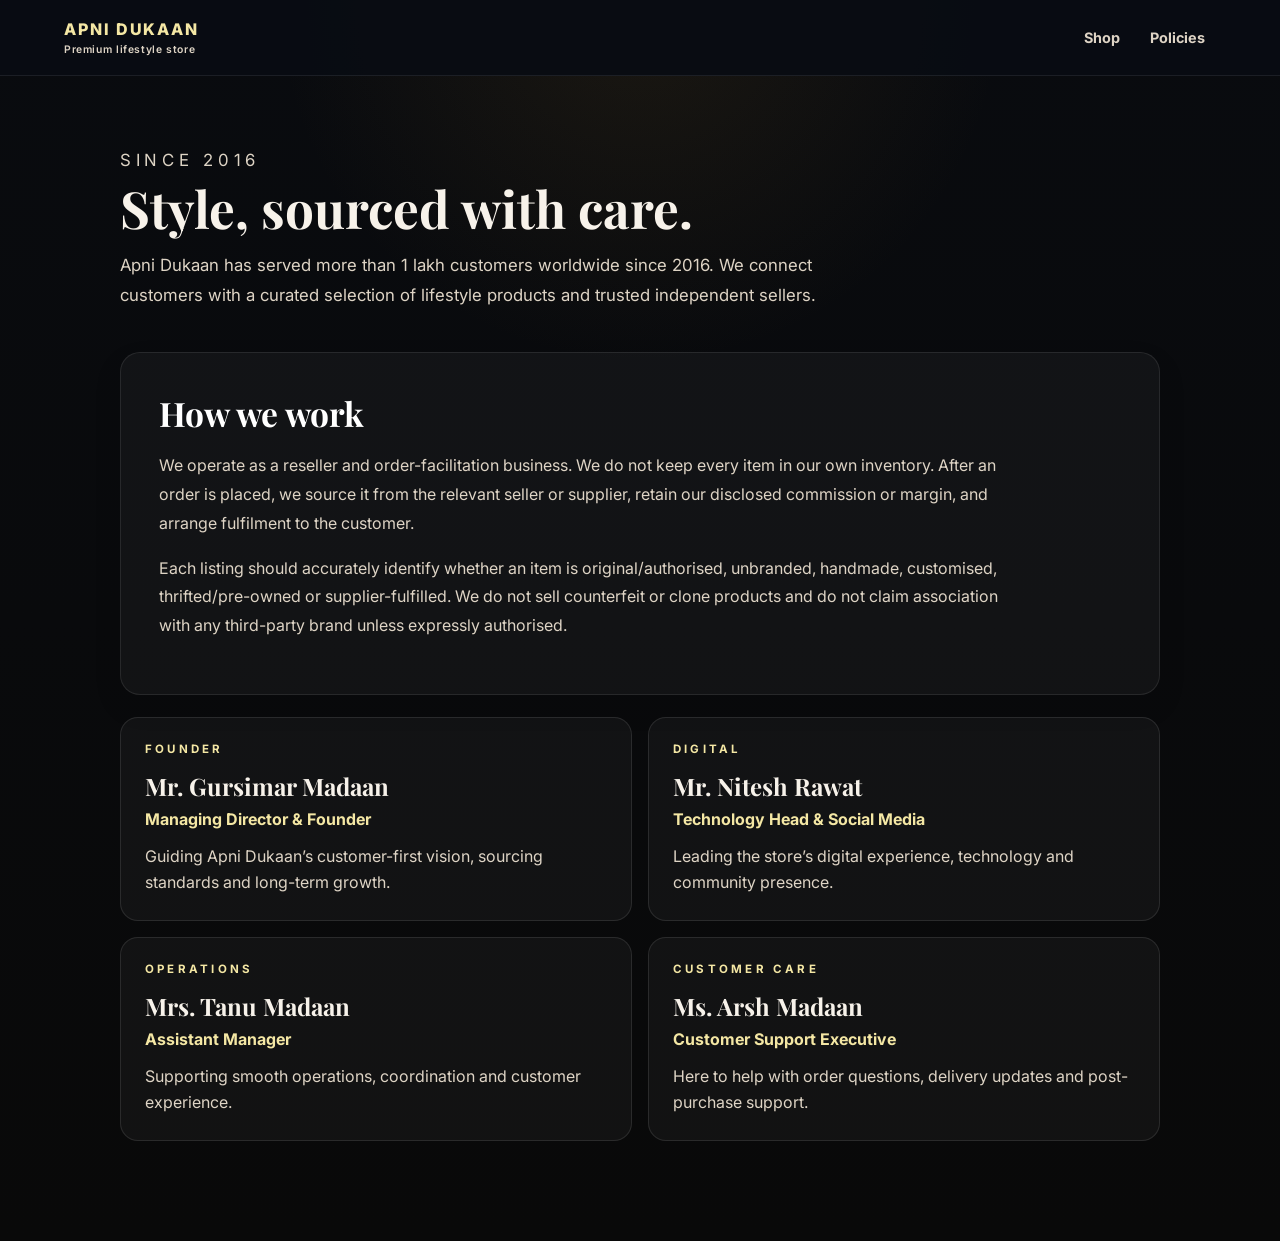
<file: about.html>
<!DOCTYPE html>
<html lang="en"><head><meta charset="UTF-8"><meta name="viewport" content="width=device-width, initial-scale=1.0"><title>About us | Apni Dukaan</title><link rel="preconnect" href="https://fonts.googleapis.com"><link rel="preconnect" href="https://fonts.gstatic.com" crossorigin><link href="https://fonts.googleapis.com/css2?family=Inter:wght@400;500;600;700;800&family=Playfair+Display:wght@600;700&display=swap" rel="stylesheet"><link rel="stylesheet" href="styles.css?v=2"></head>
<body><header class="simple-header"><a class="brand-link" href="index.html">APNI DUKAAN <span>Premium lifestyle store</span></a><nav class="legal-nav"><a href="index.html">Shop</a><a href="policies.html">Policies</a></nav></header><main class="shop-page legal-page"><section class="page-heading"><p class="eyebrow">Since 2016</p><h1>Style, sourced with care.</h1><p>Apni Dukaan has served more than 1 lakh customers worldwide since 2016. We connect customers with a curated selection of lifestyle products and trusted independent sellers.</p></section><section class="policy-card"><h2>How we work</h2><p>We operate as a reseller and order-facilitation business. We do not keep every item in our own inventory. After an order is placed, we source it from the relevant seller or supplier, retain our disclosed commission or margin, and arrange fulfilment to the customer.</p><p>Each listing should accurately identify whether an item is original/authorised, unbranded, handmade, customised, thrifted/pre-owned or supplier-fulfilled. We do not sell counterfeit or clone products and do not claim association with any third-party brand unless expressly authorised.</p></section><section class="team-grid"><article class="team-card"><p class="eyebrow">Founder</p><h2>Mr. Gursimar Madaan</h2><p>Managing Director & Founder</p><span>Guiding Apni Dukaan’s customer-first vision, sourcing standards and long-term growth.</span></article><article class="team-card"><p class="eyebrow">Digital</p><h2>Mr. Nitesh Rawat</h2><p>Technology Head & Social Media</p><span>Leading the store’s digital experience, technology and community presence.</span></article><article class="team-card"><p class="eyebrow">Operations</p><h2>Mrs. Tanu Madaan</h2><p>Assistant Manager</p><span>Supporting smooth operations, coordination and customer experience.</span></article><article class="team-card"><p class="eyebrow">Customer care</p><h2>Ms. Arsh Madaan</h2><p>Customer Support Executive</p><span>Here to help with order questions, delivery updates and post-purchase support.</span></article></section></main></body></html>
</file>
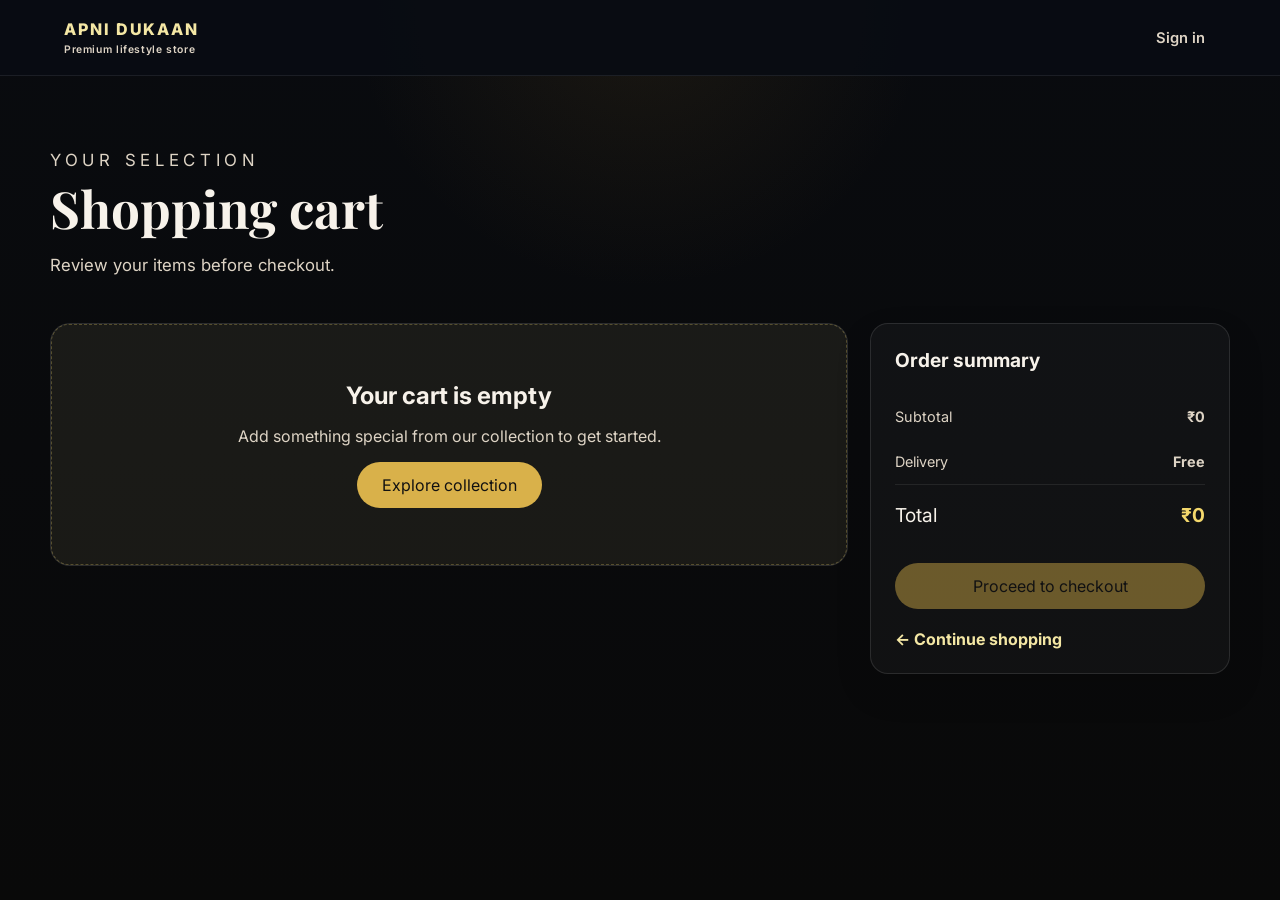
<file: cart.html>
<!DOCTYPE html>
<html lang="en"><head><meta charset="UTF-8" /><meta name="viewport" content="width=device-width, initial-scale=1.0" /><title>Your cart | Apni Dukaan</title><link rel="preconnect" href="https://fonts.googleapis.com" /><link rel="preconnect" href="https://fonts.gstatic.com" crossorigin /><link href="https://fonts.googleapis.com/css2?family=Inter:wght@400;500;600;700;800&family=Playfair+Display:wght@600;700&display=swap" rel="stylesheet" /><link rel="stylesheet" href="styles.css?v=2" /></head>
<body><header class="simple-header"><a class="brand-link" href="index.html">APNI DUKAAN <span>Premium lifestyle store</span></a><a class="header-link" href="auth.html">Sign in</a></header><main class="shop-page"><div class="page-heading"><p class="eyebrow">Your selection</p><h1>Shopping cart</h1><p>Review your items before checkout.</p></div><div class="cart-layout"><section id="cartItems" class="cart-items"></section><aside class="order-summary"><h2>Order summary</h2><div class="summary-line"><span>Subtotal</span><strong id="subtotal">₹0</strong></div><div class="summary-line"><span>Delivery</span><strong id="delivery">Free</strong></div><div class="summary-total"><span>Total</span><strong id="total">₹0</strong></div><a id="checkoutLink" class="button button-primary wide-button" href="checkout.html">Proceed to checkout</a><a class="text-link" href="index.html">← Continue shopping</a></aside></div></main><script type="module" src="cart.js"></script></body></html>
</file>
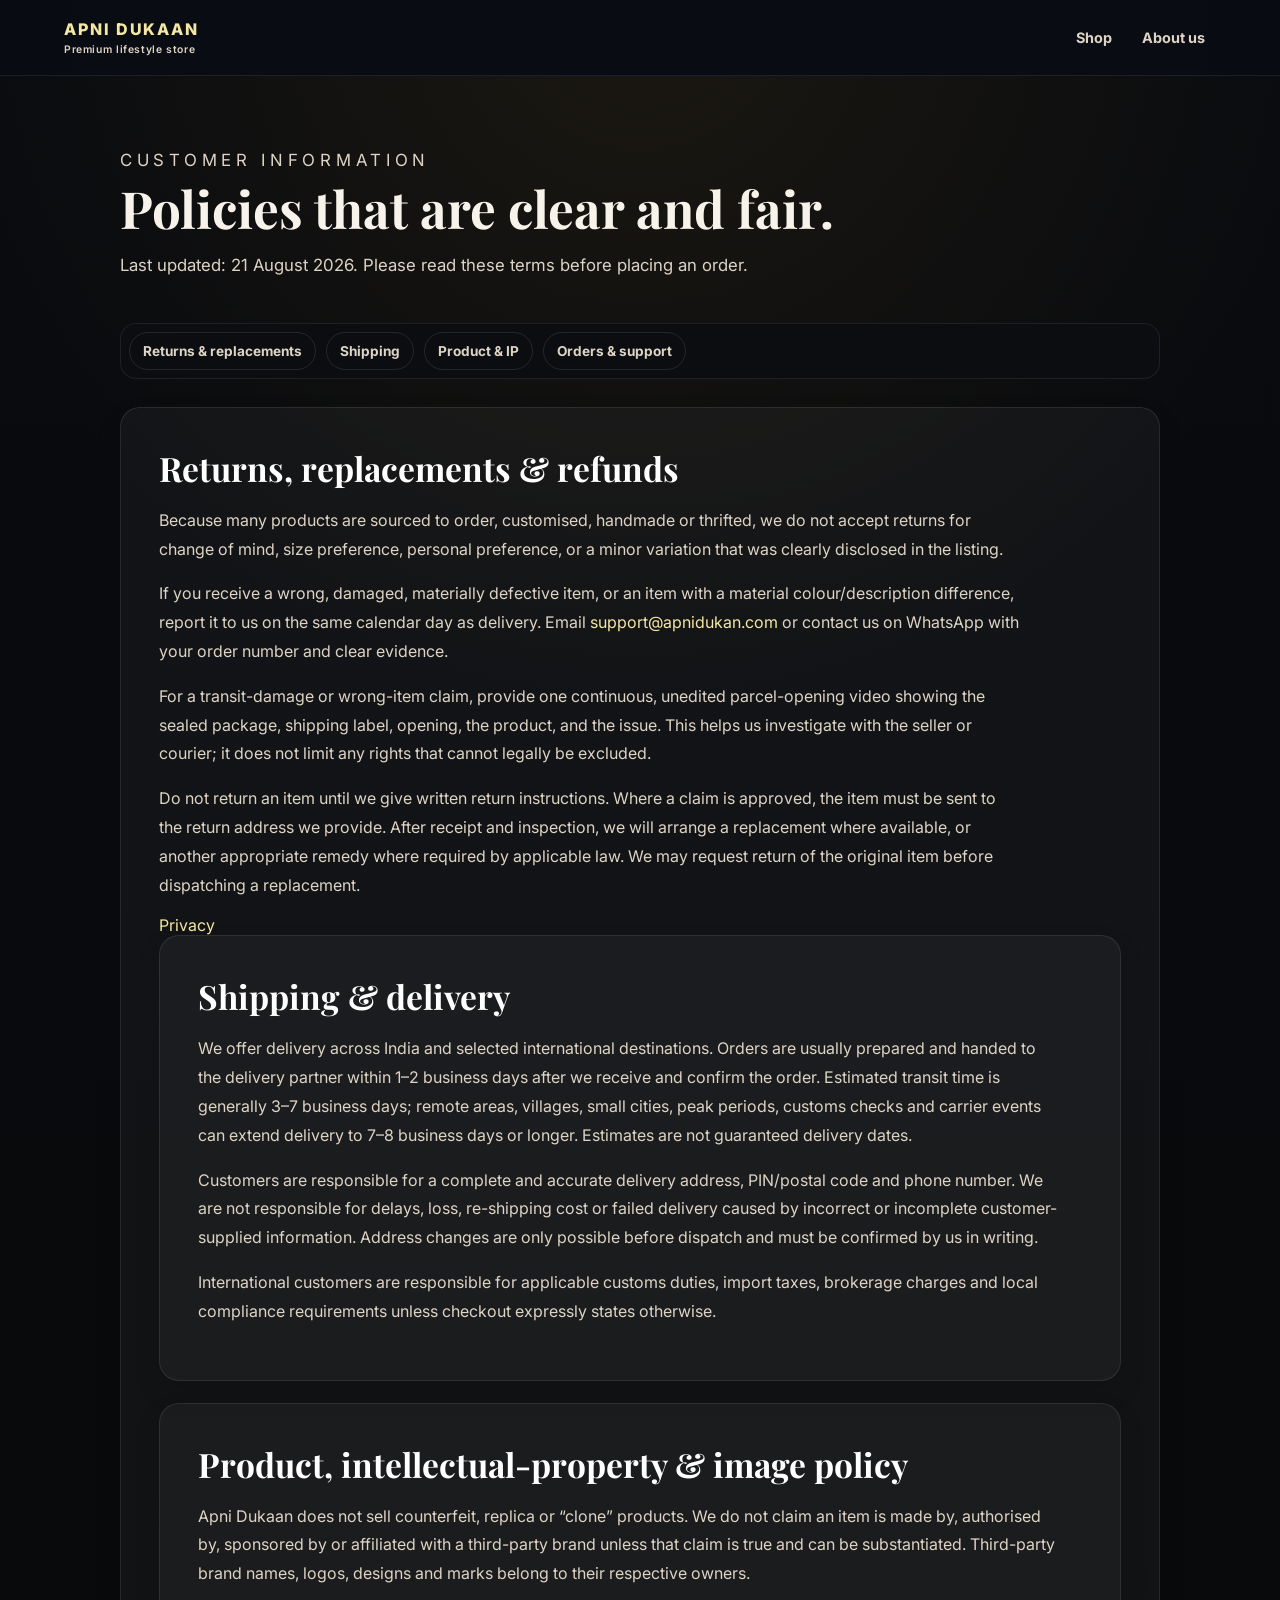
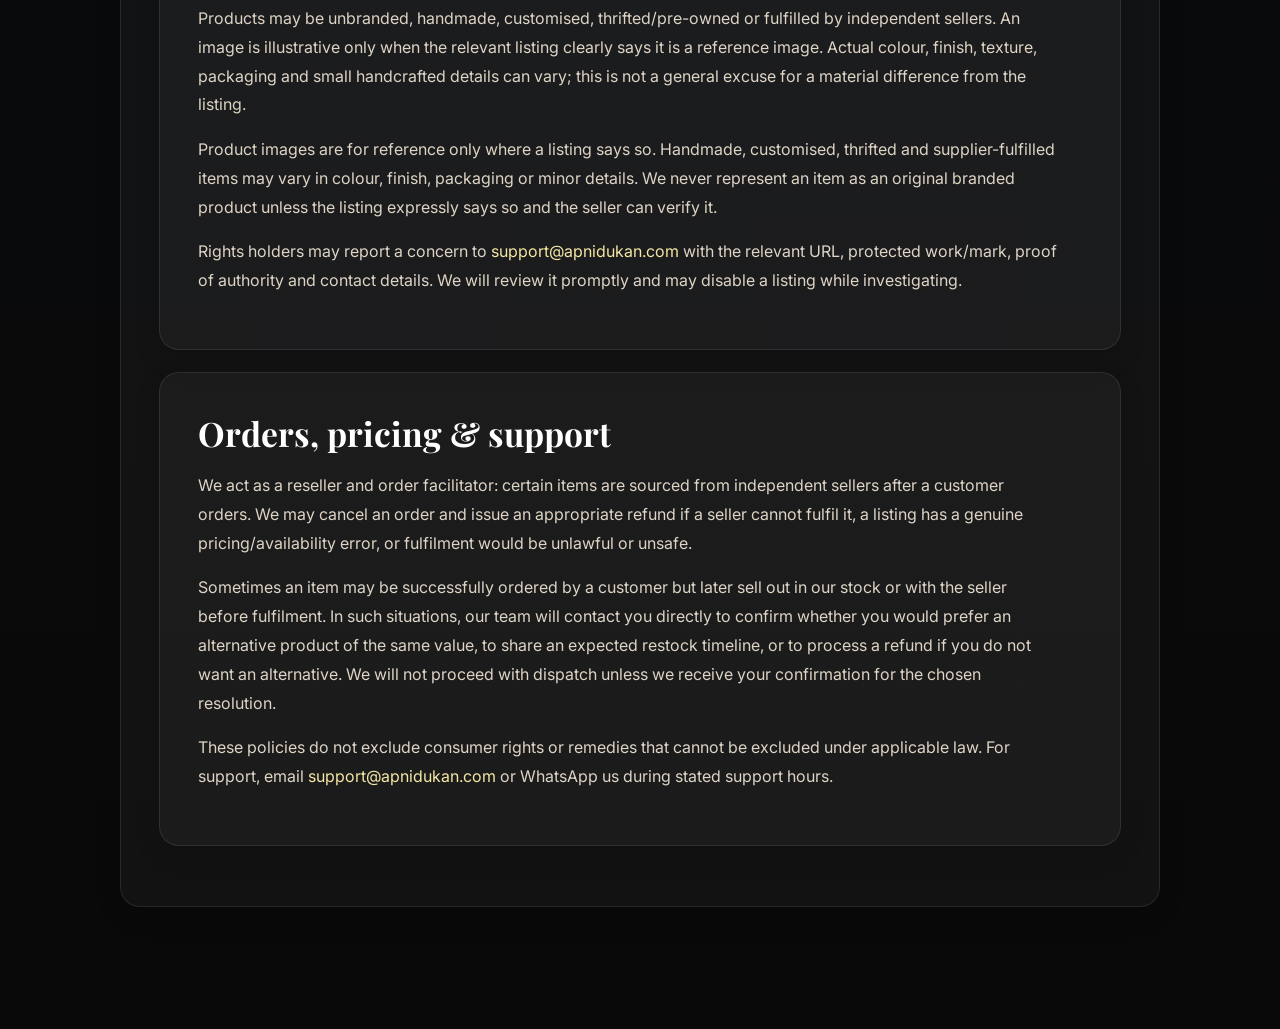
<file: policies.html>
<!DOCTYPE html>
<html lang="en"><head><meta charset="UTF-8"><meta name="viewport" content="width=device-width, initial-scale=1.0"><title>Policies | Apni Dukaan</title><link rel="preconnect" href="https://fonts.googleapis.com"><link rel="preconnect" href="https://fonts.gstatic.com" crossorigin><link href="https://fonts.googleapis.com/css2?family=Inter:wght@400;500;600;700;800&family=Playfair+Display:wght@600;700&display=swap" rel="stylesheet"><link rel="stylesheet" href="styles.css?v=2"></head>
<body><header class="simple-header"><a class="brand-link" href="index.html">APNI DUKAAN <span>Premium lifestyle store</span></a><nav class="legal-nav"><a href="index.html">Shop</a><a href="about.html">About us</a></nav></header><main class="shop-page legal-page"><section class="page-heading"><p class="eyebrow">Customer information</p><h1>Policies that are clear and fair.</h1><p>Last updated: 21 August 2026. Please read these terms before placing an order.</p></section><nav class="policy-nav"><a href="#returns">Returns & replacements</a><a href="#shipping">Shipping</a><a href="#legal">Product & IP</a><a href="#orders">Orders & support</a></nav>
<section id="returns" class="policy-card"><h2>Returns, replacements & refunds</h2><p>Because many products are sourced to order, customised, handmade or thrifted, we do not accept returns for change of mind, size preference, personal preference, or a minor variation that was clearly disclosed in the listing.</p><p>If you receive a wrong, damaged, materially defective item, or an item with a material colour/description difference, report it to us on the same calendar day as delivery. Email <a href="mailto:support@apnidukan.com">support@apnidukan.com</a> or contact us on WhatsApp with your order number and clear evidence.</p><p>For a transit-damage or wrong-item claim, provide one continuous, unedited parcel-opening video showing the sealed package, shipping label, opening, the product, and the issue. This helps us investigate with the seller or courier; it does not limit any rights that cannot legally be excluded.</p><p>Do not return an item until we give written return instructions. Where a claim is approved, the item must be sent to the return address we provide. After receipt and inspection, we will arrange a replacement where available, or another appropriate remedy where required by applicable law. We may request return of the original item before dispatching a replacement.</p><a href="privacy.html">Privacy</a>
<section id="shipping" class="policy-card"><h2>Shipping & delivery</h2><p>We offer delivery across India and selected international destinations. Orders are usually prepared and handed to the delivery partner within 1–2 business days after we receive and confirm the order. Estimated transit time is generally 3–7 business days; remote areas, villages, small cities, peak periods, customs checks and carrier events can extend delivery to 7–8 business days or longer. Estimates are not guaranteed delivery dates.</p><p>Customers are responsible for a complete and accurate delivery address, PIN/postal code and phone number. We are not responsible for delays, loss, re-shipping cost or failed delivery caused by incorrect or incomplete customer-supplied information. Address changes are only possible before dispatch and must be confirmed by us in writing.</p><p>International customers are responsible for applicable customs duties, import taxes, brokerage charges and local compliance requirements unless checkout expressly states otherwise.</p></section>
<section id="legal" class="policy-card"><h2>Product, intellectual-property & image policy</h2><p>Apni Dukaan does not sell counterfeit, replica or “clone” products. We do not claim an item is made by, authorised by, sponsored by or affiliated with a third-party brand unless that claim is true and can be substantiated. Third-party brand names, logos, designs and marks belong to their respective owners.</p><p>Products may be unbranded, handmade, customised, thrifted/pre-owned or fulfilled by independent sellers. An image is illustrative only when the relevant listing clearly says it is a reference image. Actual colour, finish, texture, packaging and small handcrafted details can vary; this is not a general excuse for a material difference from the listing.</p><p>Product images are for reference only where a listing says so. Handmade, customised, thrifted and supplier-fulfilled items may vary in colour, finish, packaging or minor details. We never represent an item as an original branded product unless the listing expressly says so and the seller can verify it.</p><p>Rights holders may report a concern to <a href="mailto:support@apnidukan.com">support@apnidukan.com</a> with the relevant URL, protected work/mark, proof of authority and contact details. We will review it promptly and may disable a listing while investigating.</p></section>
<section id="orders" class="policy-card"><h2>Orders, pricing & support</h2><p>We act as a reseller and order facilitator: certain items are sourced from independent sellers after a customer orders. We may cancel an order and issue an appropriate refund if a seller cannot fulfil it, a listing has a genuine pricing/availability error, or fulfilment would be unlawful or unsafe.</p><p>Sometimes an item may be successfully ordered by a customer but later sell out in our stock or with the seller before fulfilment. In such situations, our team will contact you directly to confirm whether you would prefer an alternative product of the same value, to share an expected restock timeline, or to process a refund if you do not want an alternative. We will not proceed with dispatch unless we receive your confirmation for the chosen resolution.</p><p>These policies do not exclude consumer rights or remedies that cannot be excluded under applicable law. For support, email <a href="mailto:support@apnidukan.com">support@apnidukan.com</a> or WhatsApp us during stated support hours.</p><p class="compliance-note"><strong>Business name:</strong> Aoni Dukaan<br><strong>Website:</strong> apnidukaan.co.in<br><strong>Business address:</strong> Chandigarh, India (online e-commerce store operating from Chandigarh, India).<br><strong>GST status:</strong> GST registration not yet obtained; GST details will be added when applicable.<br><strong>Note:</strong> Please add your final registered legal name, physical return address, grievance contact and GST details before full commercial launch or prior to invoicing customers.</p></section></main></body></html>
</file>
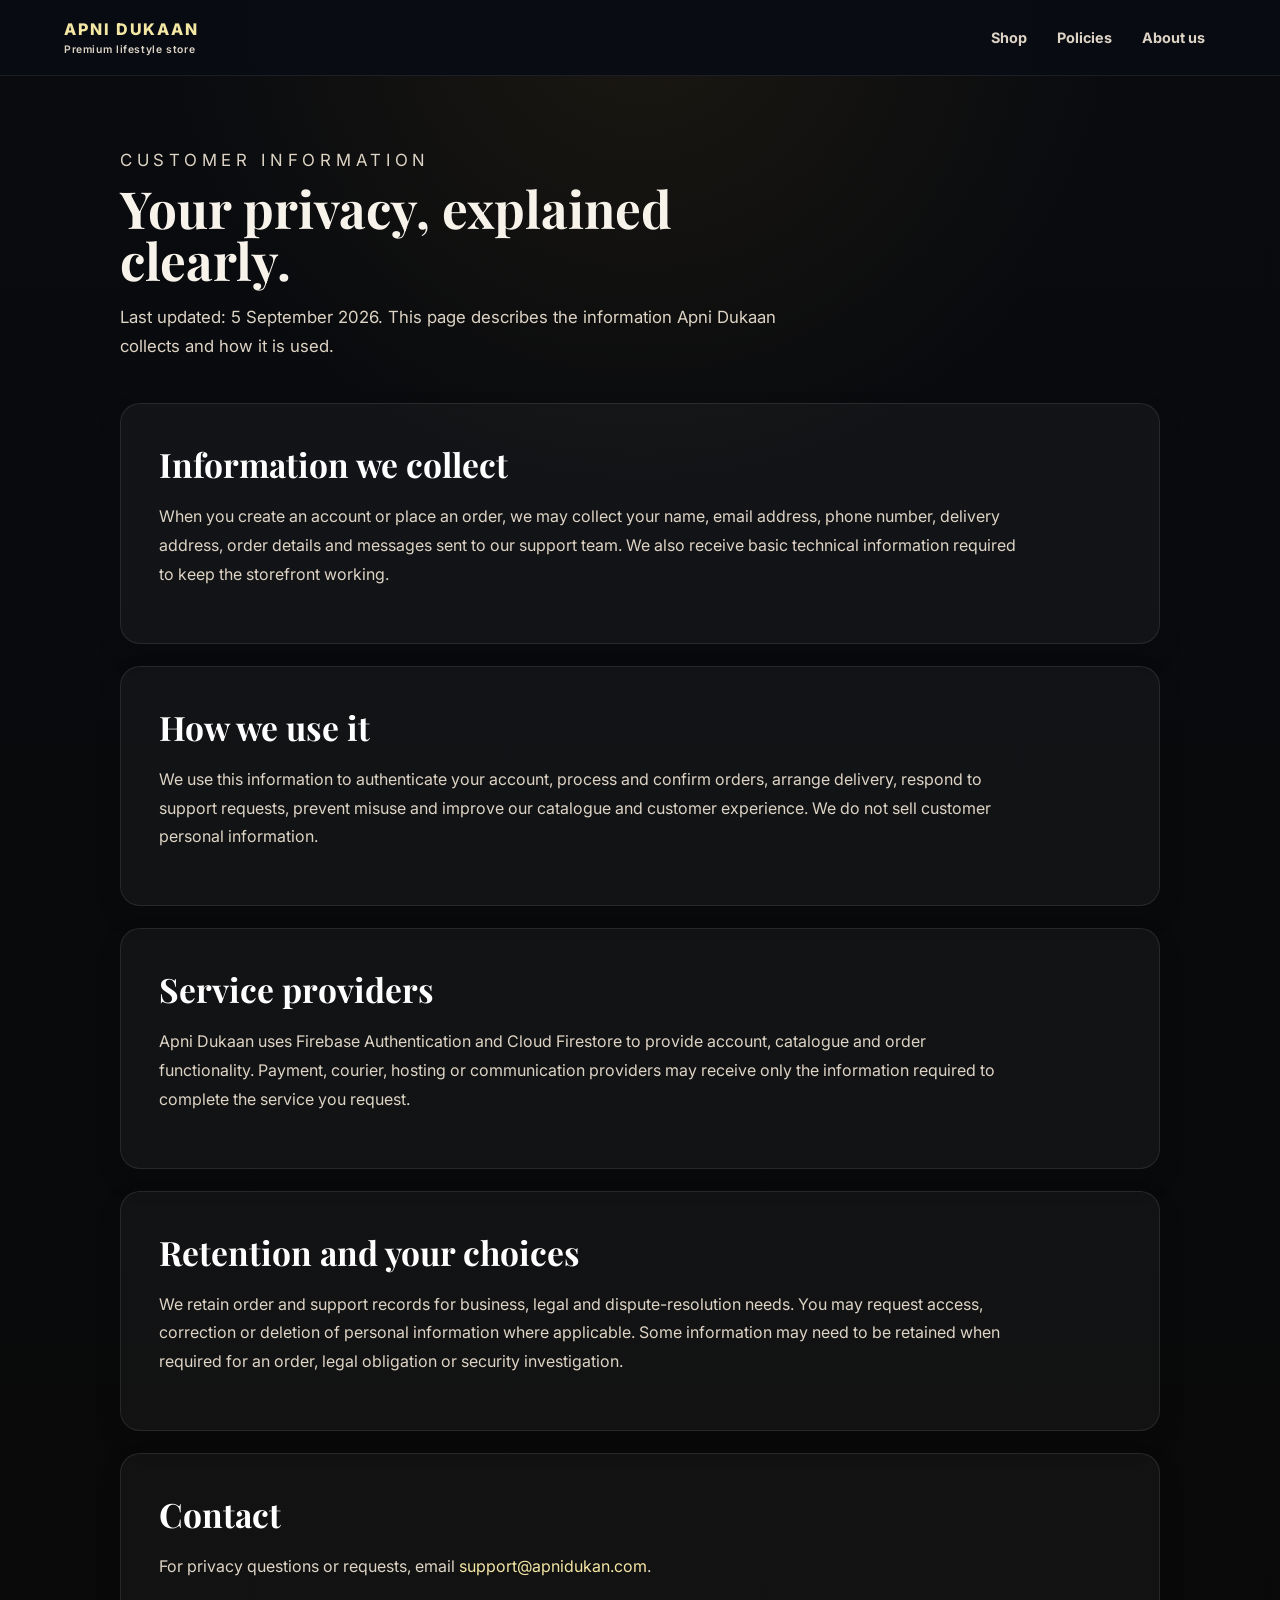
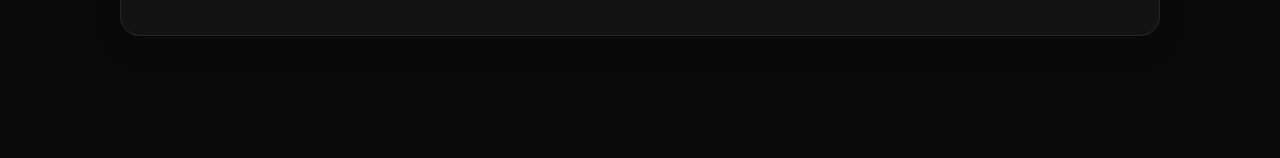
<file: privacy.html>
<!DOCTYPE html>
<html lang="en">
<head>
  <meta charset="UTF-8" />
  <meta name="viewport" content="width=device-width, initial-scale=1.0" />
  <meta name="description" content="Apni Dukaan privacy policy and customer data practices." />
  <title>Privacy policy | Apni Dukaan</title>
  <link rel="preconnect" href="https://fonts.googleapis.com" />
  <link rel="preconnect" href="https://fonts.gstatic.com" crossorigin />
  <link href="https://fonts.googleapis.com/css2?family=Inter:wght@400;500;600;700;800&family=Playfair+Display:wght@600;700&display=swap" rel="stylesheet" />
  <link rel="stylesheet" href="styles.css?v=13" />
</head>
<body>
  <header class="simple-header"><a class="brand-link" href="index.html#top">APNI DUKAAN <span>Premium lifestyle store</span></a><nav class="legal-nav"><a href="index.html#top">Shop</a><a href="policies.html">Policies</a><a href="about.html">About us</a></nav></header>
  <main class="shop-page legal-page">
    <section class="page-heading"><p class="eyebrow">Customer information</p><h1>Your privacy, explained clearly.</h1><p>Last updated: 5 September 2026. This page describes the information Apni Dukaan collects and how it is used.</p></section>
    <section class="policy-card"><h2>Information we collect</h2><p>When you create an account or place an order, we may collect your name, email address, phone number, delivery address, order details and messages sent to our support team. We also receive basic technical information required to keep the storefront working.</p></section>
    <section class="policy-card"><h2>How we use it</h2><p>We use this information to authenticate your account, process and confirm orders, arrange delivery, respond to support requests, prevent misuse and improve our catalogue and customer experience. We do not sell customer personal information.</p></section>
    <section class="policy-card"><h2>Service providers</h2><p>Apni Dukaan uses Firebase Authentication and Cloud Firestore to provide account, catalogue and order functionality. Payment, courier, hosting or communication providers may receive only the information required to complete the service you request.</p></section>
    <section class="policy-card"><h2>Retention and your choices</h2><p>We retain order and support records for business, legal and dispute-resolution needs. You may request access, correction or deletion of personal information where applicable. Some information may need to be retained when required for an order, legal obligation or security investigation.</p></section>
    <section class="policy-card"><h2>Contact</h2><p>For privacy questions or requests, email <a href="mailto:support@apnidukan.com">support@apnidukan.com</a>.</p></section>
  </main>
</body>
</html>
</file>
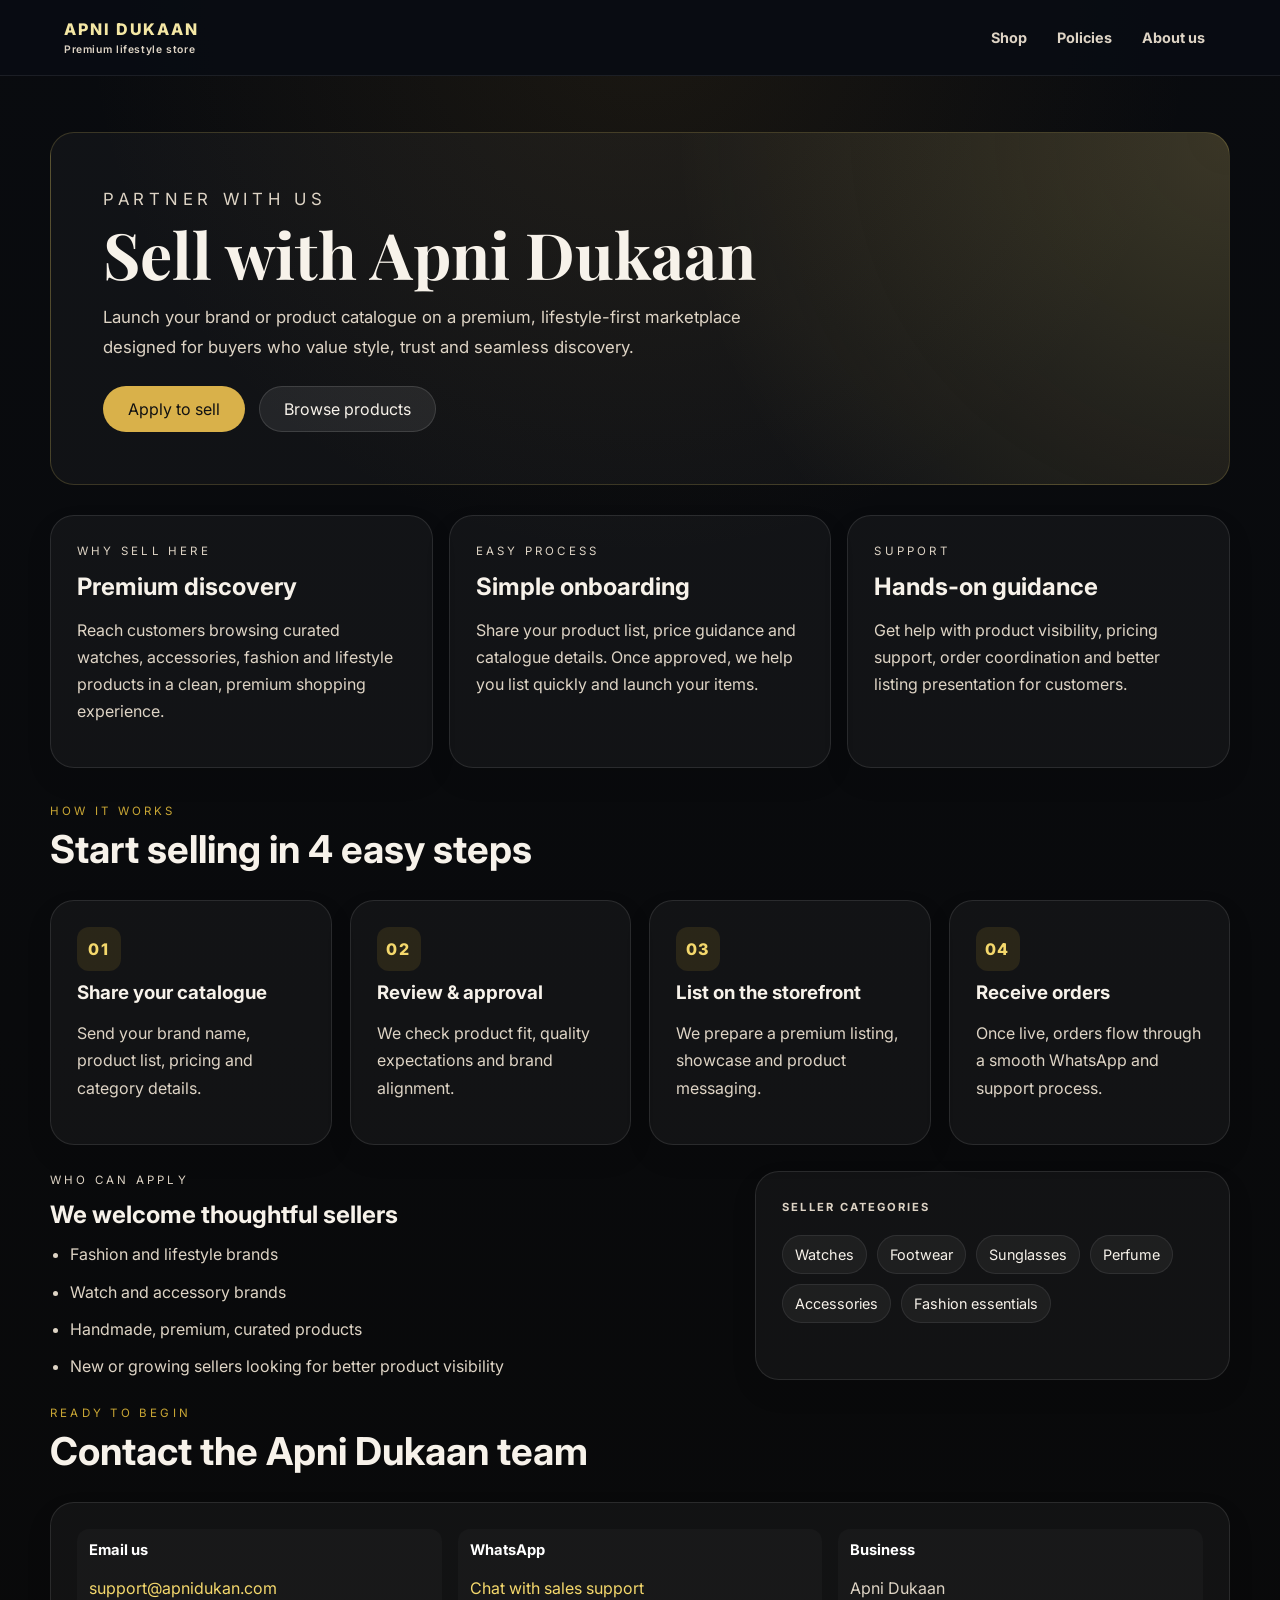
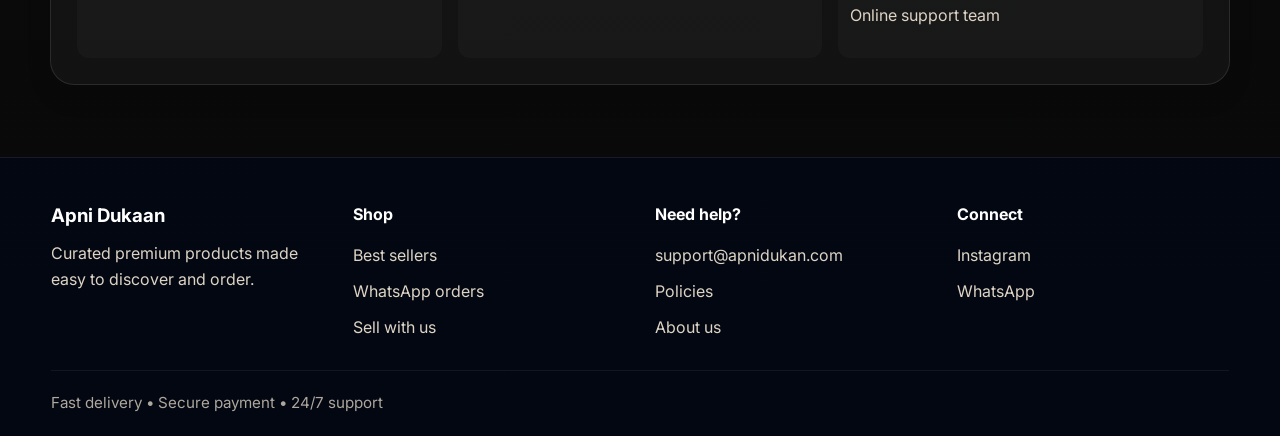
<file: sell-with-us.html>
<!DOCTYPE html>
<html lang="en">
<head>
  <meta charset="UTF-8" />
  <meta name="viewport" content="width=device-width, initial-scale=1.0" />
  <meta name="description" content="Sell with Apni Dukaan and grow your brand with a premium marketplace for watches, accessories, fashion and lifestyle essentials." />
  <title>Sell with Us | Apni Dukaan</title>
  <link rel="preconnect" href="https://fonts.googleapis.com" />
  <link rel="preconnect" href="https://fonts.gstatic.com" crossorigin />
  <link href="https://fonts.googleapis.com/css2?family=Inter:wght@400;500;600;700;800&family=Playfair+Display:wght@600;700&display=swap" rel="stylesheet" />
  <link rel="stylesheet" href="styles.css?v=2" />
</head>
<body>
  <header class="simple-header">
    <a class="brand-link" href="index.html">APNI DUKAAN <span>Premium lifestyle store</span></a>
    <nav class="legal-nav">
      <a href="index.html">Shop</a>
      <a href="policies.html">Policies</a>
      <a href="about.html">About us</a>
    </nav>
  </header>

  <main class="shop-page seller-page">
    <section class="page-heading seller-hero">
      <p class="eyebrow">Partner with us</p>
      <h1>Sell with Apni Dukaan</h1>
      <p>Launch your brand or product catalogue on a premium, lifestyle-first marketplace designed for buyers who value style, trust and seamless discovery.</p>
      <div class="seller-cta-row">
          <a class="button button-primary" href="mailto:support@apnidukan.com?subject=Sell%20with%20Apni%20Dukan#top">Apply to sell</a>
        <a class="button button-secondary" href="index.html">Browse products</a>
      </div>
    </section>

    <section class="seller-grid">
      <article class="seller-card">
        <p class="eyebrow">Why sell here</p>
        <h2>Premium discovery</h2>
        <p>Reach customers browsing curated watches, accessories, fashion and lifestyle products in a clean, premium shopping experience.</p>
      </article>
      <article class="seller-card">
        <p class="eyebrow">Easy process</p>
        <h2>Simple onboarding</h2>
        <p>Share your product list, price guidance and catalogue details. Once approved, we help you list quickly and launch your items.</p>
      </article>
      <article class="seller-card">
        <p class="eyebrow">Support</p>
        <h2>Hands-on guidance</h2>
        <p>Get help with product visibility, pricing support, order coordination and better listing presentation for customers.</p>
      </article>
    </section>

    <section class="seller-section">
      <div class="section-head">
        <p class="eyebrow">How it works</p>
        <h2>Start selling in 4 easy steps</h2>
      </div>
      <div class="seller-steps">
        <div class="step-card">
          <span>01</span>
          <h3>Share your catalogue</h3>
          <p>Send your brand name, product list, pricing and category details.</p>
        </div>
        <div class="step-card">
          <span>02</span>
          <h3>Review & approval</h3>
          <p>We check product fit, quality expectations and brand alignment.</p>
        </div>
        <div class="step-card">
          <span>03</span>
          <h3>List on the storefront</h3>
          <p>We prepare a premium listing, showcase and product messaging.</p>
        </div>
        <div class="step-card">
          <span>04</span>
          <h3>Receive orders</h3>
          <p>Once live, orders flow through a smooth WhatsApp and support process.</p>
        </div>
      </div>
    </section>

    <section class="seller-section seller-split">
      <div class="seller-split-copy">
        <p class="eyebrow">Who can apply</p>
        <h2>We welcome thoughtful sellers</h2>
        <ul class="sell-points">
          <li>Fashion and lifestyle brands</li>
          <li>Watch and accessory brands</li>
          <li>Handmade, premium, curated products</li>
          <li>New or growing sellers looking for better product visibility</li>
        </ul>
      </div>
      <div class="seller-highlight">
        <p class="sell-mini-tag">Seller categories</p>
        <ul class="seller-tags">
          <li>Watches</li>
          <li>Footwear</li>
          <li>Sunglasses</li>
          <li>Perfume</li>
          <li>Accessories</li>
          <li>Fashion essentials</li>
        </ul>
      </div>
    </section>

    <section class="seller-section seller-contact">
      <div class="section-head">
        <p class="eyebrow">Ready to begin</p>
        <h2>Contact the Apni Dukaan team</h2>
      </div>
      <div class="seller-contact-box">
        <div>
          <h3>Email us</h3>
          <p><a href="mailto:support@apnidukan.com">support@apnidukan.com</a></p>
        </div>
        <div>
          <h3>WhatsApp</h3>
          <p><a href="https://wa.me/919999999999" target="_blank" rel="noopener noreferrer">Chat with sales support</a></p>
        </div>
        <div>
          <h3>Business</h3>
          <p>Apni Dukaan<br />Online support team</p>
        </div>
      </div>
    </section>
  </main>

  <footer class="site-footer">
    <div class="footer-grid footer-big">
      <div class="footer-card">
        <h3>Apni Dukaan</h3>
        <p>Curated premium products made easy to discover and order.</p>
      </div>
      <div class="footer-card">
        <h4>Shop</h4>
        <a class="footer-link" href="index.html#collections">Best sellers</a>
        <a class="footer-link" href="index.html#support">WhatsApp orders</a>
        <a class="footer-link" href="sell-with-us.html">Sell with us</a>
      </div>
      <div class="footer-card">
        <h4>Need help?</h4>
        <a class="footer-link" href="mailto:support@apnidukan.com">support@apnidukan.com</a>
        <a class="footer-link" href="policies.html">Policies</a>
        <a class="footer-link" href="about.html">About us</a>
      </div>
      <div class="footer-card">
        <h4>Connect</h4>
        <a class="footer-link" href="https://instagram.com" target="_blank" rel="noopener noreferrer">Instagram</a>
        <a class="footer-link" href="https://wa.me/919999999999" target="_blank" rel="noopener noreferrer">WhatsApp</a>
      </div>
    </div>
    <div class="footer-note-row">
      <p class="footer-note">Fast delivery • Secure payment • 24/7 support</p>
    </div>
  </footer>
</body>
</html>
</file>
<file: styles.css>
:root {
  color-scheme: dark;
  --bg: #0b0d10;
  --surface: rgba(255,255,255,.04);
  --surface-strong: rgba(255,255,255,.08);
  --header-bg: rgba(9, 12, 18, 0.96);
  --text: #f7f2ea;
  --muted: #ded4c5;
  --accent: #d9b14a;
  --accent-soft: rgba(217,177,74,.15);
  --border: rgba(255,255,255,.08);
  --radius: 24px;
  font-family: 'Inter', sans-serif;
}

.site-header,
.admin-header {
  background: var(--header-bg, rgba(3, 8, 20, 0.95));
}

.site-main,
.admin-main,
.admin-panel {
  background: var(--bg);
}

.section-surface,
.product-card,
.review-preview-image,
.form-grid input,
.form-grid select,
.form-grid textarea,
.button,
.button-ghost,
.toast-message {
  background: var(--surface);
}

.toast-message {
  position: fixed;
  left: 50%;
  bottom: 24px;
  z-index: 9999;
  width: min(460px, calc(100% - 32px));
  padding: 14px 18px;
  border: 1px solid rgba(212, 175, 55, .45);
  border-radius: 14px;
  background: #16130a;
  color: #fff;
  text-align: center;
  box-shadow: 0 18px 45px rgba(0, 0, 0, .45);
  transform: translateX(-50%);
}

html, body {
  margin: 0;
  min-height: 100%;
  background: radial-gradient(circle at top, rgba(122, 92, 35, 0.16), transparent 26%), linear-gradient(180deg, #090b0f 0%, #090909 100%);
  color: var(--text);
  -webkit-font-smoothing: antialiased;
  text-rendering: optimizeLegibility;
  overflow-x: hidden;
}

* {
  box-sizing: border-box;
}

img {
  max-width: 100%;
  display: block;
}

a {
  color: inherit;
  text-decoration: none;
}

a:hover {
  color: #fff;
}

button, input, select, textarea {
  font: inherit;
}

.site-header, .admin-header {
  width: 100%;
  max-width: none;
  margin: 0;
  padding: 8px 18px 6px;
  display: flex;
  justify-content: space-between;
  gap: 16px;
  align-items: center;
}

.site-header {
  flex-direction: column;
  align-items: stretch;
  gap: 8px;
}

.site-header-top {
  display: grid;
  grid-template-columns: auto minmax(340px, 1.25fr) auto;
  align-items: center;
  gap: 18px;
  width: 100%;
  max-width: 100%;
  min-width: 0;
}

.primary-nav {
  display: flex;
  flex-wrap: wrap;
  align-items: center;
  gap: 10px 12px;
  width: 100%;
  padding: 10px 0 0;
  border-top: 1px solid rgba(255,255,255,.08);
  max-width: 100%;
  min-width: 0;
}

.mobile-nav-toggle {
  display: none;
}

.header-cart {
  display: inline-flex;
  align-items: center;
  gap: 7px;
  color: #fff;
}

.cart-icon {
  position: relative;
  display: inline-flex;
  width: 34px;
  height: 30px;
  align-items: center;
  color: #fff;
}

.cart-icon svg {
  width: 32px;
  height: 28px;
}

.cart-count {
  position: absolute;
  top: -7px;
  right: -3px;
  min-width: 16px;
  height: 16px;
  padding: 0 3px;
  border-radius: 999px;
  background: var(--accent);
  color: #111;
  font-size: .68rem;
  font-weight: 800;
  line-height: 16px;
  text-align: center;
}

.nav-item-with-menu {
  position: relative;
  display: inline-flex;
  align-items: center;
  z-index: 10;
  padding-bottom: 14px;
  margin-bottom: -14px;
}

@media (max-width: 760px) {
  .site-header {
    gap: 10px;
    padding: 10px 14px;
  }

  .site-header-top {
    grid-template-columns: minmax(0, 1fr) auto;
    gap: 10px;
  }

  .brand {
    min-width: 0;
  }

  .logo-mark {
    width: 42px;
    height: 42px;
  }

  .logo-copy strong {
    display: none;
  }

  .header-actions {
    gap: 2px;
  }

  .header-link {
    padding: 8px;
    font-size: .82rem;
  }

  .header-actions #accountLink {
    font-size: 0;
  }

  .header-actions #accountLink::before {
    content: 'Account';
    font-size: .82rem;
  }

  .search-bar {
    grid-column: 1 / -1;
    grid-row: 2;
    max-width: none;
  }

  .search-bar input {
    padding: 11px 12px;
    font-size: .9rem;
  }

  .search-bar button {
    padding: 10px 12px;
  }

  .mobile-nav-toggle {
    display: inline-flex;
    align-items: center;
    align-self: flex-start;
    gap: 5px;
    padding: 8px 12px;
    border: 0;
    border-radius: 0;
    background: #1a2028;
    color: #fff;
    font-weight: 700;
    cursor: pointer;
  }

  .mobile-nav-icon {
    display: flex;
    flex-direction: column;
    gap: 4px;
  }

  .mobile-nav-icon > span {
    display: block;
    width: 20px;
    height: 2px;
    border-radius: 0;
    background: #fff;
  }

  .mobile-nav-toggle-label {
    margin-left: 3px;
    color: #fff;
    font-size: .9rem;
  }

  .primary-nav {
    display: none;
    flex-direction: column;
    align-items: stretch;
    gap: 3px;
    padding: 8px 0 0;
    border-top: 0;
  }

  .primary-nav.is-open { display: flex; }

  .primary-nav > .nav-link,
  .primary-nav > .nav-item-with-menu { width: 100%; }

  .primary-nav > .nav-link,
  .primary-nav .dropdown-toggle { display: flex; width: 100%; justify-content: space-between; padding: 11px 12px; }

  .nav-item-with-menu {
    padding-bottom: 0;
    margin-bottom: 0;
  }

  .dropdown-menu {
    position: static;
    min-width: 0;
    max-width: none;
    width: 100% !important;
    max-width: 100% !important;
    grid-template-columns: 1fr !important;
    margin-top: 4px;
    transform: none;
    display: none !important;
    opacity: 1;
    visibility: visible;
    pointer-events: auto;
  }

  .nav-item-with-menu.is-open > .dropdown-menu,
  .nav-dropdown.is-open > .dropdown-menu { display: grid !important; }
}

/* Product-led deal carousel */
.deal-of-day { overflow: visible; }
.deal-heading-row { align-items: center; }
.deal-viewport { position: relative; overflow: hidden; border: 1px solid rgba(255,255,255,.1); box-shadow: 0 20px 48px rgba(0,0,0,.25); }
.deal-slide { display: grid; grid-template-columns: minmax(0, 1.1fr) minmax(220px, .9fr); gap: clamp(20px, 5vw, 72px); min-height: 340px; padding: clamp(26px, 5vw, 52px); align-items: center; }
.deal-slide-copy { max-width: 540px; }
.deal-slide .deal-kicker { margin: 0 0 12px; color: #f6da7b; letter-spacing: .16em; font-size: .75rem; font-weight: 800; }
.deal-slide h2 { font-size: clamp(2rem, 4.4vw, 3.7rem); line-height: 1.03; }
.deal-slide > .deal-slide-copy > span { display: block; max-width: 470px; margin: 14px 0 18px; line-height: 1.6; }
.deal-price { display: flex; align-items: baseline; flex-wrap: wrap; gap: 9px; margin-bottom: 10px; }
.deal-price strong { color: #fff; font-size: clamp(1.65rem, 3vw, 2.25rem); }
.deal-price s { color: rgba(255,255,255,.65); font-size: 1rem; }
.deal-price b { padding: 4px 8px; border-radius: 999px; background: rgba(255,255,255,.14); color: #f7dc7c; font-size: .76rem; }
.deal-slide .deal-stock { margin: 0 0 22px; color: #f7dc7c; font-size: .9rem; font-weight: 700; letter-spacing: normal; }
.deal-slide a { display: inline-flex; align-items: center; gap: 9px; padding: 12px 18px; transition: transform .2s ease, background .2s ease; }
.deal-slide a:hover { transform: translateY(-2px); background: #ffe17a; }
.deal-product-image { justify-self: end; width: min(100%, 300px); aspect-ratio: 1; display: grid; place-items: center; overflow: hidden; border-radius: 24px; background: rgba(255,255,255,.92); box-shadow: 0 18px 35px rgba(0,0,0,.22); transform: rotate(3deg); }
.deal-product-image img { width: 100%; height: 100%; object-fit: cover; }
.deal-indicators { display: flex; justify-content: center; gap: 8px; position: absolute; bottom: 16px; left: 0; right: 0; }
.deal-indicators button { width: 8px; height: 8px; padding: 0; border: 0; border-radius: 999px; background: rgba(255,255,255,.42); cursor: pointer; transition: width .2s ease, background .2s ease; }
.deal-indicators button.active { width: 26px; background: #f4d86c; }

@media (max-width: 760px) {
  .deal-of-day { width: min(100% - 28px, 1180px); margin-top: 22px; }
  .deal-heading-row { align-items: end; margin-bottom: 12px; }
  .deal-heading-row h1 { font-size: 2rem; }
  .deal-controls { position: static; gap: 6px; }
  .deal-controls button { width: 38px; height: 38px; padding: 0; border: 1px solid rgba(212,175,55,.42); border-radius: 50%; background: var(--surface); color: var(--text); font-size: 1.15rem; }
  .deal-slide { grid-template-columns: 1fr; gap: 22px; min-height: 0; padding: 28px 24px 42px; }
  .deal-product-image { justify-self: center; order: -1; width: min(64vw, 250px); border-radius: 20px; transform: rotate(2deg); }
  .deal-slide h2 { font-size: clamp(1.9rem, 9vw, 2.6rem); }
  .deal-slide > .deal-slide-copy > span { margin: 10px 0 16px; }
  .deal-indicators { bottom: 14px; }
}

.nav-sell-link {
  color: #1a1407 !important;
  background: linear-gradient(180deg, #e8c85a 0%, #d6aa34 100%);
}

.nav-sell-link:hover,
.nav-sell-link:focus { background: #f4d86c !important; color: #1a1407 !important; }

.nav-link,
.primary-nav a {
  color: var(--muted);
  font-size: 0.93rem;
  font-weight: 600;
  padding: 9px 12px;
  border-radius: 999px;
  transition: background .2s ease, color .2s ease;
  text-decoration: none;
}

.nav-link:hover,
.nav-link:focus,
.primary-nav a:hover,
.primary-nav a:focus {
  color: #fff;
  background: rgba(212,175,55,.14);
}

.nav-item-with-menu.is-open > .dropdown-menu,
.nav-dropdown.is-open > .dropdown-menu {
  display: grid;
  opacity: 1;
  visibility: visible;
  transform: translateY(0);
  pointer-events: auto;
}

.nav-item-with-menu:hover > .dropdown-menu,
.nav-item-with-menu:focus-within > .dropdown-menu,
.nav-dropdown:hover > .dropdown-menu,
.nav-dropdown:focus-within > .dropdown-menu {
  display: grid;
  opacity: 1;
  visibility: visible;
  transform: translateY(0);
  pointer-events: auto;
}

.search-bar {
  position: relative;
  display: flex;
  align-items: center;
  width: 100%;
  max-width: 680px;
  min-width: 0;
  background: rgba(17, 20, 25, 0.92);
  border: 1px solid rgba(255,255,255,.12);
  border-radius: 999px;
  overflow: visible;
  box-shadow: inset 0 0 0 1px rgba(255,255,255,.02);
}

.search-bar input {
  flex: 1;
  border: none;
  outline: none;
  padding: 14px 16px;
  background: transparent;
  color: var(--text);
  font-size: 1.02rem;
}

.search-bar input::placeholder {
  color: rgba(244, 239, 232, 0.68);
}

.search-bar button {
  border: none;
  background: linear-gradient(180deg, #e8c85a 0%, #d6aa34 100%);
  color: #11150c;
  font-weight: 800;
  padding: 13px 18px;
  border-radius: 0 999px 999px 0;
  cursor: pointer;
}

.header-search-suggestions {
  position: absolute;
  top: calc(100% + 10px);
  left: 0;
  right: 0;
  background: rgba(11, 14, 19, 0.98) !important;
  border: 1px solid rgba(255,255,255,0.08);
  border-radius: 18px;
  box-shadow: 0 18px 32px rgba(0,0,0,0.28);
  overflow: hidden;
  z-index: 40;
  padding: 6px;
}

.header-search-suggestions.hidden {
  display: none;
}

.header-search-suggestion {
  display: flex;
  align-items: center;
  justify-content: space-between;
  gap: 10px;
  width: 100%;
  border: none;
  background: transparent !important;
  color: #f3efe9 !important;
  padding: 12px 16px;
  margin: 3px 0;
  border-radius: 12px;
  text-align: left;
  font-size: 0.96rem;
  font-weight: 600;
  cursor: pointer;
}

.header-search-suggestion:first-child {
  margin-top: 0;
}

.header-search-suggestion:last-child {
  margin-bottom: 0;
}

.header-search-suggestion:hover,
.header-search-suggestion:focus {
  background: rgba(255,255,255,0.04) !important;
}

.header-search-suggestion small {
  color: rgba(255,255,255,0.72) !important;
  font-size: 0.68rem;
  letter-spacing: 0.09em;
  text-transform: uppercase;
  font-weight: 700;
}

.header-actions {
  display: flex;
  gap: 8px;
  flex-wrap: nowrap;
  align-items: center;
  justify-content: flex-end;
}

.header-link {
  color: var(--muted);
  font-size: .92rem;
  font-weight: 600;
  padding: 9px 10px;
  border-radius: 999px;
  border: 1px solid transparent;
  transition: background .2s ease, color .2s ease, border-color .2s ease;
  white-space: nowrap;
}

.header-link:hover {
  color: #fff;
  background: rgba(255,255,255,.08);
}

  .header-social {
    display: inline-flex;
    align-items: center;
    gap: 8px;
  }


.header-cart:hover {
  background: #ffe27d;
}

.cart-count { display: inline-grid; place-items: center; min-width: 20px; height: 20px; padding: 0 5px; margin-left: 3px; border-radius: 50px; background: var(--accent); color: #171307; font-size: .75rem; font-weight: 800; }
.deal-of-day { width: min(1180px, calc(100% - 40px)); margin: 42px auto 18px; position: relative; overflow: hidden; }.deal-heading-row { display: flex; align-items: end; justify-content: space-between; gap: 20px; margin-bottom: 18px; }.deal-heading-row h1 { margin: 5px 0 0; font-family: 'Playfair Display', serif; font-size: clamp(2rem, 4vw, 3.2rem); }.deal-controls { display: flex; gap: 9px; }.deal-controls button { width: 43px; height: 43px; border: 1px solid rgba(212,175,55,.42); border-radius: 50%; background: var(--surface); color: var(--text); font-size: 1.3rem; cursor: pointer; }.deal-controls button:hover { background: var(--accent); color: #12100a; }.deal-viewport { overflow: hidden; border-radius: 24px; }.deal-track { display: flex; transition: transform .55s ease; }.deal-slide { min-width: 100%; min-height: 230px; padding: clamp(28px, 6vw, 56px); display: flex; flex-direction: column; align-items: flex-start; justify-content: center; border: 1px solid rgba(255,255,255,.08); }.deal-slide p { margin: 0 0 12px; color: #f4d86c; letter-spacing: .22em; font-size: .8rem; font-weight: 800; }.deal-slide h2 { margin: 0; font-family: 'Playfair Display', serif; font-size: clamp(2rem, 4vw, 3.4rem); }.deal-slide span { margin: 10px 0 22px; color: rgba(255,255,255,.82); }.deal-slide a { padding: 11px 17px; border-radius: 999px; background: #f3c637; color: #161208; font-weight: 800; }.deal-gold { background: radial-gradient(circle at 85% 25%, rgba(212,175,55,.35), transparent 34%), linear-gradient(115deg, #171308, #3a2a08); }.deal-wine { background: radial-gradient(circle at 84% 30%, rgba(255,164,164,.17), transparent 36%), linear-gradient(115deg, #1f0a13, #4c1526); }.deal-blue { background: radial-gradient(circle at 84% 30%, rgba(125,185,255,.2), transparent 36%), linear-gradient(115deg, #081625, #10365a); }
.home-rails { width: min(1180px, calc(100% - 40px)); margin: 0 auto; padding-top: 0; }.rail-section { margin: 40px 0; }.rail-title { display: flex; align-items: center; justify-content: space-between; gap: 16px; margin-bottom: 16px; }.rail-title h2 { margin: 0; font-size: 1.5rem; }.rail-title a { color: #f4d86c; font-size: .9rem; font-weight: 800; }.home-product-grid { display: grid; grid-auto-flow: column; grid-auto-columns: minmax(220px, 260px); gap: 16px; overflow-x: auto; padding: 0 0 10px; scroll-snap-type: x proximity; }.rail-product-card { overflow: hidden; scroll-snap-align: start; border: 1px solid var(--border); border-radius: 16px; background: var(--surface); }.rail-product-card img { width: 100%; height: 180px; object-fit: cover; background: #171717; }.rail-product-card div { padding: 15px; }.rail-product-card p { margin: 0; color: var(--muted); font-size: .75rem; text-transform: uppercase; letter-spacing: .08em; }.rail-product-card h3 { min-height: 40px; margin: 7px 0; font-size: 1rem; }.rail-product-card strong { color: #f4d86c; }.rail-product-card button { display: block; width: 100%; margin-top: 14px; padding: 10px; border: 0; border-radius: 9px; background: var(--accent); color: #191308; font-weight: 800; cursor: pointer; }.rail-empty { color: var(--muted); }

@media (max-width: 760px) {
  .home-product-grid {
    display: grid;
    grid-template-columns: 1fr;
    grid-auto-flow: row;
    grid-auto-columns: auto;
    overflow-x: visible;
    overflow-y: visible;
    scroll-snap-type: none;
    gap: 14px;
    padding: 0;
  }

  .rail-product-card {
    scroll-snap-align: unset;
  }

  .rail-product-card img {
    height: 220px;
  }

  .rail-title {
    margin-bottom: 12px;
  }
}
.catalogue-tools { display: flex; align-items: center; justify-content: space-between; gap: 14px; margin: 0 0 18px; }.filter-toggle { display: inline-flex; align-items: center; gap: 8px; padding: 11px 15px; border: 1px solid rgba(212,175,55,.35); border-radius: 999px; background: var(--surface); color: var(--text); cursor: pointer; font-weight: 800; }.filter-toggle span, .product-result-count { color: var(--muted); font-size: .78rem; font-weight: 600; }.filters-panel.filters-open { display: grid !important; grid-template-columns: repeat(3, minmax(0, 1fr)); gap: 12px; padding: 16px; margin-bottom: 24px; border: 1px solid var(--border); border-radius: 16px; background: rgba(255,255,255,.035); }.filters-panel .filter-group { margin: 0; }.filters-panel label { gap: 6px; font-size: .78rem; }.filters-panel input, .filters-panel select { padding: 10px 11px; min-height: 42px; }.filters-panel .filter-range { display: grid; grid-template-columns: 1fr 1fr; gap: 8px; }.filters-panel #clearFilters { min-height: 42px; align-self: end; }
.listing-disclosure, .footer-disclaimer { color: var(--muted); font-size: .83rem; line-height: 1.6; }.listing-disclosure { max-width: 850px; margin: 26px auto 0; text-align: center; }.footer-disclaimer { max-width: 1100px; margin: 18px auto 0; padding: 0 24px 22px; text-align: center; }
.legal-nav { display: flex; gap: 18px; color: var(--muted); font-weight: 700; font-size: .9rem; }.legal-page { max-width: 940px; }.policy-nav { display: flex; flex-wrap: wrap; gap: 10px; margin: 0 0 28px; }.policy-nav a { padding: 10px 13px; border: 1px solid var(--border); border-radius: 999px; color: var(--muted); font-size: .85rem; font-weight: 700; }.policy-card { margin: 0 0 22px; padding: clamp(24px, 4vw, 38px); border: 1px solid var(--border); border-radius: 20px; background: var(--surface); }.policy-card h2 { margin: 0 0 16px; font-family: 'Playfair Display', serif; font-size: clamp(1.55rem, 3vw, 2.1rem); }.policy-card p { color: var(--muted); line-height: 1.8; }.policy-card a { color: #f4e7a4; }.compliance-note { padding: 15px; border-left: 3px solid var(--accent); background: var(--accent-soft); }.team-grid { display: grid; grid-template-columns: repeat(2, 1fr); gap: 18px; }.team-card { padding: 26px; border: 1px solid var(--border); border-radius: 18px; background: var(--surface); }.team-card h2 { margin: 7px 0; font-family: 'Playfair Display', serif; }.team-card p { margin: 0 0 14px; color: #f4e7a4; font-weight: 700; }.team-card span { color: var(--muted); line-height: 1.65; }
.simple-header { min-height: 76px; padding: 16px max(5vw, 24px); display: flex; align-items: center; justify-content: space-between; gap: 20px; border-bottom: 1px solid var(--border); background: var(--header-bg); }
.brand-link { color: #f4e7a4; letter-spacing: .12em; font-weight: 800; }.brand-link span { display: block; margin-top: 4px; color: var(--muted); font-size: .65rem; font-weight: 600; letter-spacing: .06em; }
.auth-layout { width: min(1120px, calc(100% - 40px)); min-height: calc(100vh - 77px); margin: auto; display: grid; grid-template-columns: 1fr 1fr; align-items: center; gap: clamp(32px, 8vw, 120px); }.auth-intro h1, .page-heading h1 { margin: 8px 0 14px; font-family: 'Playfair Display', serif; font-size: clamp(2.4rem, 5vw, 4.8rem); line-height: 1; }.auth-intro > p:not(.eyebrow), .page-heading > p { color: var(--muted); line-height: 1.75; font-size: 1.05rem; }.auth-card { padding: 32px; border: 1px solid var(--border); border-radius: var(--radius); background: var(--surface); box-shadow: 0 32px 72px rgba(0,0,0,.22); }.auth-card form { display: grid; gap: 15px; }.auth-card label, .checkout-form label { display: grid; gap: 8px; color: var(--muted); font-size: .86rem; font-weight: 700; }.auth-card input, .checkout-form input { width: 100%; border: 1px solid var(--border); border-radius: 12px; padding: 13px 14px; background: rgba(0,0,0,.22); color: var(--text); outline: none; }.auth-card input:focus, .checkout-form input:focus { border-color: var(--accent); }.hidden { display: none !important; }.wide-button { width: 100%; justify-content: center; margin-top: 8px; }.auth-divider { display: flex; align-items: center; gap: 12px; margin: 18px 0; color: var(--muted); font-size: .8rem; }.auth-divider::before, .auth-divider::after { content: ''; flex: 1; height: 1px; background: var(--border); }.form-message { min-height: 20px; color: #8fe4ac; font-size: .9rem; }.form-message.is-error { color: #ff9e9e; }.stack-actions { display: grid; gap: 12px; }.muted-copy { color: var(--muted); line-height: 1.6; }.text-link { display: inline-block; margin-top: 20px; color: #f4e7a4; font-weight: 700; }
.shop-page { width: min(1180px, calc(100% - 40px)); margin: 0 auto; padding: 70px 0 100px; }.page-heading { margin-bottom: 42px; }.page-heading h1 { font-size: clamp(2.2rem, 4vw, 3.6rem); }.cart-layout, .checkout-layout { display: grid; grid-template-columns: minmax(0, 1fr) minmax(280px, 360px); align-items: start; gap: 28px; }.cart-items, .checkout-form, .order-summary { border: 1px solid var(--border); border-radius: 20px; background: var(--surface); }.cart-item { display: grid; grid-template-columns: 108px 1fr auto auto; gap: 18px; align-items: center; padding: 20px; border-bottom: 1px solid var(--border); }.cart-item:last-child { border-bottom: none; }.cart-item img { width: 108px; height: 108px; border-radius: 12px; object-fit: cover; background: #111; }.cart-item h2 { margin: 5px 0 12px; font-size: 1.05rem; }.quantity-control { display: inline-flex; align-items: center; gap: 10px; padding: 5px; border: 1px solid var(--border); border-radius: 10px; }.quantity-control button, .remove-item { border: 0; background: transparent; color: var(--text); cursor: pointer; }.quantity-control button { width: 28px; height: 28px; border-radius: 7px; background: var(--surface-strong); font-size: 1.1rem; }.remove-item { color: #f0aaaa; font-weight: 700; }.order-summary { position: sticky; top: 22px; padding: 24px; }.order-summary h2, .checkout-form h2 { margin: 0 0 22px; font-size: 1.2rem; }.summary-line, .summary-total, .checkout-item { display: flex; justify-content: space-between; gap: 16px; padding: 14px 0; color: var(--muted); }.summary-total { margin-bottom: 14px; border-top: 1px solid var(--border); color: var(--text); font-size: 1.12rem; }.is-disabled { pointer-events: none; opacity: .45; }.empty-state { padding: 56px 28px; text-align: center; }.empty-state h2 { margin: 0; }.empty-state p { color: var(--muted); }.checkout-form { padding: 28px; }.checkout-form .form-grid { display: grid; grid-template-columns: 1fr 1fr; gap: 16px; }.full-field { grid-column: 1 / -1; }.payment-option { display: flex !important; grid-template-columns: auto 1fr; align-items: center; margin: 12px 0; padding: 14px; border: 1px solid var(--border); border-radius: 12px; }.payment-option input { width: auto; }.checkout-items { border-bottom: 1px solid var(--border); margin-bottom: 8px; }.product-whatsapp { display: inline-block; margin-top: 10px; color: var(--muted); font-size: .85rem; font-weight: 700; }
@media (max-width: 760px) { .auth-layout, .cart-layout, .checkout-layout { grid-template-columns: 1fr; }.auth-layout { padding: 64px 0; }.cart-item { grid-template-columns: 80px 1fr auto; gap: 12px; }.cart-item img { width: 80px; height: 80px; }.remove-item { grid-column: 2 / 4; justify-self: start; }.order-summary { position: static; }.checkout-form .form-grid { grid-template-columns: 1fr; }.full-field { grid-column: auto; }.simple-header { padding: 14px 20px; }.brand-link span { display: none; } }

.site-header .brand {
  gap: 14px;
}

.brand {
  display: flex;
  align-items: center;
  gap: 14px;
  min-width: 0;
}

.logo-mark {
  display: inline-flex;
  align-items: center;
  justify-content: center;
  width: 72px;
  height: 72px;
  padding: 0;
  border: 1px solid rgba(212, 175, 55, 0.28);
  border-radius: 32px;
  background: rgba(16, 23, 48, 0.88);
  box-shadow: 0 22px 48px rgba(0, 0, 0, 0.18);
  flex-shrink: 0;
}

.logo-svg {
  width: 68px;
  height: 68px;
}

.logo-copy {
  display: grid;
  line-height: 1.1;
}

.logo-copy .eyebrow {
  margin: 0;
  font-size: 0.78rem;
  color: rgba(255, 255, 255, 0.72);
  letter-spacing: 0.26em;
  text-transform: uppercase;
}

.logo-copy strong {
  font-size: 1.05rem;
  color: #f4e7a4;
  letter-spacing: 0.06em;
}

.nav-dropdown {
  position: relative;
}

.dropdown-toggle {
  display: inline-flex;
  align-items: center;
  gap: 6px;
  padding: 10px 14px;
  border-radius: 999px;
  border: none;
  background: rgba(255,255,255,.08);
  color: var(--muted);
  cursor: pointer;
  transition: background .2s ease, color .2s ease;
}

.dropdown-toggle:hover,
.dropdown-toggle:focus {
  background: rgba(212,175,55,.14);
  color: #fff;
}

.dropdown-menu {
  position: absolute;
  top: calc(100% + 10px);
  left: 0;
  min-width: 280px;
  width: max-content;
  max-width: min(520px, 76vw);
  padding: 16px;
  border-radius: 24px;
  background: rgba(6, 12, 22, 0.98);
  border: 1px solid rgba(255,255,255,.08);
  box-shadow: 0 24px 64px rgba(0,0,0,.28);
  display: none;
  grid-template-columns: repeat(2, minmax(160px, 1fr));
  gap: 16px;
  z-index: 80;
  opacity: 0;
  visibility: hidden;
  transform: translateY(12px);
  transition: opacity .18s ease, transform .18s ease, visibility .18s ease;
  pointer-events: none;
}

.ribbon-dropdown {
  min-width: 220px;
  grid-template-columns: 1fr;
}

.nav-item-with-menu:hover > .dropdown-menu,
.nav-item-with-menu:focus-within > .dropdown-menu,
.nav-dropdown:hover > .dropdown-menu,
.nav-dropdown:focus-within > .dropdown-menu {
  pointer-events: auto;
}

.dropdown-column {
  display: grid;
  gap: 10px;
}

.dropdown-column strong {
  color: var(--text);
  margin-bottom: 8px;
}

.dropdown-submenu {
  grid-column: span 2;
  padding-top: 14px;
  border-top: 1px solid rgba(255,255,255,.08);
}

.submenu-items {
  display: grid;
  gap: 10px;
  margin-top: 10px;
}

.dropdown-back {
  width: 100%;
  justify-content: center;
  background: rgba(255,255,255,.05);
  border: 1px solid rgba(255,255,255,.12);
}

.dropdown-item {
  display: inline-flex;
  align-items: center;
  width: 100%;
  min-height: 44px;
  background: rgba(255,255,255,.05);
  color: var(--text);
  border: none;
  border-radius: 14px;
  padding: 12px 14px;
  text-align: left;
  cursor: pointer;
  transition: transform .2s ease, background .2s ease, color .2s ease;
  text-decoration: none;
  white-space: nowrap;
}

.dropdown-item:hover,
.dropdown-item:focus {
  background: rgba(212,175,55,.16);
  color: #fff;
  transform: translateX(4px);
}

.filters-panel {
  display: grid;
  gap: 14px;
  padding: 18px;
  margin-bottom: 24px;
  border-radius: 26px;
  background: rgba(255,255,255,.04);
  border: 1px solid rgba(255,255,255,.08);
}

.filter-group {
  display: grid;
  gap: 8px;
}

.filter-group label {
  display: grid;
  gap: 8px;
  color: var(--text);
  font-size: .95rem;
}

.filters-panel input,
.filters-panel select {
  width: 100%;
  padding: 12px 14px;
  border-radius: 16px;
  border: 1px solid rgba(255,255,255,.18);
  background: rgba(255,255,255,.12);
  color: var(--text);
  outline: none;
  box-shadow: inset 0 0 0 1px rgba(255,255,255,.05);
  transition: border-color .18s ease, box-shadow .18s ease, background .18s ease;
}

.filters-panel select {
  color: #f6f5f3;
  background: rgba(18, 24, 40, .88);
  border: 1px solid rgba(255,255,255,.16);
}

.filters-panel select option {
  color: #f6f5f3;
  background: #0d1321;
}

.filters-panel input:focus,
.filters-panel select:focus {
  border-color: rgba(212,175,55,.85);
  box-shadow: 0 0 0 4px rgba(212,175,55,.12);
}

.filter-range {
  grid-template-columns: repeat(auto-fit, minmax(140px, 1fr));
}

.category-action {
  text-align: left;
  border: none;
  cursor: pointer;
  padding: 30px;
  background: rgba(255,255,255,.04);
}

.category-action:hover {
  background: rgba(212,175,55,.12);
}

.sell-with-us-panel {
  display: grid;
  grid-template-columns: 1.4fr 0.9fr;
  gap: 24px;
  align-items: stretch;
  padding: 28px;
  border: 1px solid rgba(255,255,255,.08);
  border-radius: 28px;
  background: linear-gradient(180deg, rgba(255,255,255,.04), rgba(255,255,255,.02));
}

.seller-page {
  padding-top: 56px;
  padding-bottom: 72px;
}

.seller-hero {
  margin-bottom: 30px;
}

.seller-hero h1 {
  font-family: 'Playfair Display', serif;
  font-size: clamp(2.6rem, 5vw, 4.5rem);
  margin: 8px 0 16px;
}

.seller-cta-row {
  display: flex;
  flex-wrap: wrap;
  gap: 14px;
  margin-top: 24px;
}

.seller-grid {
  display: grid;
  grid-template-columns: repeat(3, minmax(0, 1fr));
  gap: 20px;
  margin-bottom: 36px;
}

.seller-card,
.step-card,
.seller-highlight,
.seller-contact-box {
  background: rgba(255,255,255,.04);
  border: 1px solid rgba(255,255,255,.08);
  border-radius: 24px;
  padding: 26px;
}

.seller-card h2,
.step-card h3,
.seller-split-copy h2,
.seller-contact h2 {
  margin: 10px 0 12px;
}

.seller-card p,
.step-card p,
.seller-split-copy p,
.seller-contact-box p,
.seller-highlight p {
  color: var(--muted);
  line-height: 1.7;
}

.seller-section {
  margin-top: 26px;
}

.seller-steps {
  display: grid;
  grid-template-columns: repeat(4, minmax(0, 1fr));
  gap: 18px;
  margin-top: 20px;
}

.step-card span {
  display: inline-flex;
  align-items: center;
  justify-content: center;
  width: 44px;
  height: 44px;
  border-radius: 12px;
  background: rgba(212,175,55,.12);
  color: #f4d86c;
  font-weight: 800;
}

.seller-split {
  display: grid;
  grid-template-columns: 1.3fr 0.9fr;
  gap: 20px;
  align-items: stretch;
}

.seller-tags {
  list-style: none;
  margin: 18px 0 0;
  padding: 0;
  display: flex;
  flex-wrap: wrap;
  gap: 10px;
}

.seller-tags li {
  padding: 10px 12px;
  border-radius: 999px;
  background: rgba(255,255,255,.05);
  border: 1px solid rgba(255,255,255,.08);
  color: var(--text);
  font-size: .9rem;
}

.seller-contact-box {
  display: grid;
  grid-template-columns: repeat(3, minmax(0, 1fr));
  gap: 18px;
  margin-top: 20px;
}

.seller-contact-box a {
  color: #f4d86c;
}

.sell-copy {
  display: grid;
  gap: 18px;
}

.sell-copy p {
  margin: 0;
  color: var(--text);
  font-size: 1.04rem;
  line-height: 1.8;
}

.sell-points {
  margin: 0;
  padding-left: 20px;
  display: grid;
  gap: 10px;
  color: var(--muted);
  line-height: 1.7;
}

.sell-card {
  display: grid;
  gap: 16px;
  padding: 26px;
  border-radius: 24px;
  background: rgba(11,16,24,.78);
  border: 1px solid rgba(212,175,55,.25);
}

.sell-mini-tag {
  margin: 0;
  color: #f4d86c;
  text-transform: uppercase;
  letter-spacing: .18em;
  font-size: .7rem;
  font-weight: 700;
}

.sell-card h3 {
  margin: 0;
  font-size: clamp(1.4rem, 2vw, 2rem);
}

.sell-steps {
  display: grid;
  gap: 10px;
  margin: 0;
  padding-left: 20px;
  color: var(--muted);
  line-height: 1.7;
}

.brand-text-classic {
  font-family: 'Playfair Display', serif;
  letter-spacing: 0.18em;
  text-transform: uppercase;
  color: #f8e89b;
}

.brand-text-glam {
  font-family: 'Cinzel', serif;
  letter-spacing: 0.24em;
  text-transform: uppercase;
  color: #f5d472;
  text-shadow: 0 0 12px rgba(212, 175, 55, .55);
}

.brand-text-modern {
  font-family: 'Inter', sans-serif;
  letter-spacing: 0.12em;
  text-transform: uppercase;
  color: #fff;
  font-weight: 800;
}

.admin-logo-mark {
  padding: 10px 14px;
}

.eyebrow {
  text-transform: uppercase;
  letter-spacing: .28em;
  font-size: .72rem;
  color: rgba(212, 175, 55, 0.95);
  margin: 0 0 8px;
}

.site-header {
  background: var(--header-bg, rgba(3, 8, 20, 0.88));
  position: relative;
  z-index: 20;
  backdrop-filter: blur(18px);
  border-bottom: 1px solid rgba(255, 255, 255, 0.08);
}

body {
  background: radial-gradient(circle at top, rgba(212, 175, 55, 0.14), transparent 30%), linear-gradient(180deg, #05070f 0%, #090d1e 100%);
}

.button-primary {
  background: var(--accent);
  color: #0d101a;
}

.button-secondary,
.button-ghost {
  background: rgba(255, 255, 255, 0.08);
  color: var(--text);
  border-color: rgba(212, 175, 55, 0.18);
}

.login-card {
  background: rgba(255,255,255,.05);
  border: 1px solid rgba(255,255,255,.12);
  border-radius: 28px;
  padding: 28px;
  max-width: 520px;
  margin: 0 auto;
}

.login-card form {
  display: grid;
  gap: 18px;
}

.login-card label {
  display: grid;
  gap: 10px;
  font-weight: 500;
  color: var(--text);
}

.login-card input {
  width: 100%;
  border: 1px solid rgba(255,255,255,.18);
  border-radius: 16px;
  padding: 14px 16px;
  background: rgba(255,255,255,.06);
  color: var(--text);
}

.login-card input::placeholder {
  color: rgba(255,255,255,.55);
}

.login-note {
  margin-top: 12px;
  color: var(--muted);
  font-size: .95rem;
}

.product-card {
  display: grid;
  gap: 18px;
  padding: 18px;
  border-radius: 26px;
  background: rgba(255,255,255,.05);
  border: 1px solid rgba(255,255,255,.08);
}

.product-type-label {
  display: inline-flex;
  align-items: center;
  gap: 10px;
  font-size: .95rem;
  color: var(--muted);
}

.product-price-row {
  display: flex;
  flex-wrap: wrap;
  gap: 16px;
  align-items: baseline;
}

.product-price-row .product-price {
  font-size: 1.4rem;
  font-weight: 800;
}

.product-price-row .product-market {
  text-decoration: line-through;
  color: rgba(255,255,255,.65);
}

.product-discount {
  color: var(--accent);
  font-weight: 700;
}

.product-detail {
  margin: 8px 0 0;
  color: rgba(255,255,255,.78);
  font-size: .95rem;
  line-height: 1.5;
}

.testimonial-image {
  width: 100%;
  border-radius: 20px;
  margin-top: 18px;
  max-height: 260px;
  object-fit: cover;
}

.product-info {
  display: grid;
  gap: 18px;
}

.product-actions {
  display: flex;
  flex-wrap: wrap;
  align-items: center;
  justify-content: space-between;
  gap: 12px;
}

.product-grid {
  display: grid;
  grid-template-columns: repeat(auto-fit, minmax(280px, 1fr));
  gap: 24px;
}

@media (min-width: 1300px) {
  .product-grid {
    grid-template-columns: repeat(4, minmax(240px, 1fr));
  }
}

@media (max-width: 780px) {
  .hero-actions,
  .product-actions,
  .header-actions,
  .hero-features,
  .login-extra-actions,
  .login-toggle {
    flex-direction: column;
    align-items: stretch;
  }
}

.login-card {
  background: rgba(255,255,255,.05);
  border: 1px solid rgba(255,255,255,.12);
  border-radius: 28px;
  padding: 28px;
  max-width: 620px;
  margin: 0 auto;
}

.login-toggle {
  display: flex;
  gap: 10px;
  margin-bottom: 22px;
  flex-wrap: wrap;
}

.tab-button {
  flex: 1;
  min-width: 120px;
  border: 1px solid rgba(255,255,255,.16);
  border-radius: 999px;
  padding: 12px 16px;
  background: rgba(255,255,255,.06);
  color: var(--text);
  cursor: pointer;
  transition: background .2s ease, color .2s ease, border-color .2s ease;
}

.tab-button.active {
  background: var(--accent);
  color: #0d101a;
  border-color: rgba(255,255,255,.18);
}

.form-row {
  display: grid;
  gap: 18px;
}

.hidden {
  display: none !important;
}

.login-card label {
  display: grid;
  gap: 12px;
  font-weight: 500;
  color: var(--text);
}

.login-card input {
  width: 100%;
  border: 1px solid rgba(255,255,255,.18);
  border-radius: 16px;
  padding: 14px 16px;
  background: rgba(255,255,255,.06);
  color: var(--text);
}

.login-card input::placeholder {
  color: rgba(255,255,255,.55);
}

.login-extra-actions {
  display: flex;
  flex-wrap: wrap;
  gap: 12px;
}

.login-note {
  margin-top: 14px;
  color: var(--muted);
  font-size: .95rem;
}

.review-preview-top {
  display: flex;
  justify-content: space-between;
  flex-wrap: wrap;
  gap: 12px;
  align-items: center;
}

.review-status-badge {
  padding: 6px 12px;
  border-radius: 999px;
  font-size: .85rem;
  font-weight: 700;
  text-transform: uppercase;
  letter-spacing: .08em;
}

.review-status-badge.approved {
  background: rgba(40, 167, 69, .16);
  color: #28a745;
}

.review-status-badge.pending {
  background: rgba(255, 193, 7, .16);
  color: #ffc107;
}

.review-status-badge.rejected {
  background: rgba(220, 53, 69, .16);
  color: #dc3545;
}

.review-row {
  border: 1px solid rgba(255,255,255,.08);
  border-radius: 22px;
  padding: 20px;
  margin-bottom: 18px;
  background: rgba(255,255,255,.04);
}

.review-row.review-status-rejected {
  opacity: .85;
}

.review-preview-image {
  margin-top: 14px;
  width: 100%;
  border-radius: 18px;
  border: 1px solid rgba(255,255,255,.12);
  max-height: 260px;
  object-fit: cover;
}

.theme-default {
  --bg: #050505;
  --surface: rgba(255,255,255,.05);
  --surface-strong: rgba(255,255,255,.1);
  --text: #f6f5f3;
  --muted: #bebab4;
  --accent: #d4af37;
  --border: rgba(255,255,255,.08);
  --bg-gradient: radial-gradient(circle at top, rgba(212,175,55,.12), transparent 30%), linear-gradient(180deg, #070707 0%, #020202 100%);
}

.theme-midnight {
  --bg: #070c19;
  --surface: rgba(255,255,255,.06);
  --surface-strong: rgba(255,255,255,.12);
  --text: #f8f4ea;
  --muted: #cbbf9a;
  --accent: #ffd36e;
  --border: rgba(255,255,255,.1);
  --bg-gradient: radial-gradient(circle at top, rgba(255,211,134,.14), transparent 28%), linear-gradient(180deg, #050919 0%, #070e21 100%);
}

.theme-ivory {
  --bg: #f8f4ec;
  --surface: rgba(18, 21, 31, .08);
  --surface-strong: rgba(18, 21, 31, .12);
  --text: #10121a;
  --muted: #5e5a54;
  --accent: #b98d30;
  --border: rgba(16, 20, 31, .12);
  --bg-gradient: linear-gradient(180deg, #fbf7f2 0%, #eae2d2 100%);
}

.theme-noir {
  --bg: #040509;
  --surface: rgba(255,255,255,.05);
  --surface-strong: rgba(255,255,255,.12);
  --text: #eef0f5;
  --muted: #a8a9b3;
  --accent: #c6a76d;
  --border: rgba(255,255,255,.1);
  --bg-gradient: radial-gradient(circle at top, rgba(198,167,109,.12), transparent 24%), linear-gradient(180deg, #020204 0%, #07090f 100%);
}

body {
  background: var(--bg-gradient);
  color: var(--text);
  min-height: 100vh;
}

.site-header {
  background: rgba(3, 8, 20, 0.95);
  position: relative;
  z-index: 50;
  backdrop-filter: blur(18px);
  border-bottom: 1px solid rgba(255,255,255,.08);
  box-shadow: 0 18px 60px rgba(0,0,0,.25);
}

.floating-actions {
  position: fixed;
  right: 24px;
  bottom: 24px;
  display: grid;
  align-items: end;
  gap: 14px;
  z-index: 40;
}

.floating-button {
  display: inline-flex;
  align-items: center;
  justify-content: center;
  gap: 10px;
  min-width: 54px;
  padding: 10px;
  border-radius: 999px;
  overflow: hidden;
  width: 54px;
  text-align: center;
  transition: width .22s ease, transform .22s ease, box-shadow .22s ease, background .22s ease, border-color .22s ease;
}

.floating-button:hover {
  width: 170px;
  justify-content: space-between;
}

.floating-button .floating-label {
  opacity: 0;
  width: 0;
  white-space: nowrap;
  overflow: hidden;
  transition: opacity .18s ease, width .18s ease;
}

.floating-button:hover .floating-label {
  opacity: 1;
  width: auto;
}

.floating-button {
  color: #fff;
  font-weight: 700;
  letter-spacing: .03em;
  box-shadow: 0 24px 70px rgba(0,0,0,.24);
  border: 1px solid rgba(255,255,255,.1);
  backdrop-filter: blur(12px);
  background: rgba(9, 14, 26, 0.92);
  transition: transform .22s ease, box-shadow .22s ease, background .22s ease, border-color .22s ease;
}

.floating-button:hover {
  transform: translateY(-2px);
  box-shadow: 0 30px 90px rgba(0,0,0,.28);
  background: rgba(12, 20, 35, 0.96);
  border-color: rgba(255,255,255,.14);
}

.floating-button .icon {
  width: 26px;
  height: 26px;
  display: inline-flex;
  align-items: center;
  justify-content: center;
  border-radius: 50%;
  background: rgba(255,255,255,.12);
  box-shadow: inset 0 0 0 1px rgba(255,255,255,.08);
  flex-shrink: 0;
}

.floating-label {
  display: inline-flex;
  align-items: center;
  gap: 8px;
}

.button-instagram {
  background: rgba(9, 14, 26, 0.92);
  border-color: rgba(212, 175, 55, 0.25);
}

.button-instagram:hover {
  border-color: rgba(214, 41, 118, 0.55);
  box-shadow: 0 30px 90px rgba(0,0,0,.28), 0 0 0 1px rgba(214, 41, 118, 0.25);
}

.button-instagram .icon {
  color: #f4d86c;
}

.button-whatsapp {
  background: rgba(9, 14, 26, 0.92);
  border-color: rgba(212, 175, 55, 0.25);
}

.button-whatsapp:hover {
  border-color: rgba(37, 211, 102, 0.55);
  box-shadow: 0 30px 90px rgba(0,0,0,.28), 0 0 0 1px rgba(37, 211, 102, 0.25);
}

.button-whatsapp .icon {
  color: #f4d86c;
}

.button-home {
  background: rgba(255,255,255,.1);
  color: #fff;
  border-color: rgba(255,255,255,.16);
}

.button-home:hover {
  background: rgba(255,255,255,.16);
}

.topnav a {
  color: rgba(255,255,255,.82);
  transition: color .2s ease, transform .2s ease;
}

.topnav a:hover {
  color: #fff;
  transform: translateY(-1px);
}

.hero-tag {
  display: inline-flex;
  align-items: center;
  gap: 10px;
  margin-bottom: 18px;
  font-size: .92rem;
  letter-spacing: .18em;
  text-transform: uppercase;
  color: var(--accent);
}

.hero-subtitle {
  display: block;
  margin-top: 10px;
  font-size: 1.1rem;
  font-weight: 400;
  color: var(--muted);
}

.hero-actions {
  display: flex;
  flex-wrap: wrap;
  gap: 16px;
  margin-top: 30px;
}

  .hero-actions .button-primary {
    box-shadow: 0 20px 60px rgba(212,175,55,.24);
  }

  .hero-actions .button-secondary {
    border-color: rgba(255,255,255,.16);
    backdrop-filter: blur(10px);
  }

.hero-features span {
  padding: 16px 20px;
  border-radius: 16px;
  background: rgba(255,255,255,.06);
  border: 1px solid rgba(255,255,255,.1);
  box-shadow: inset 0 0 0 1px rgba(255,255,255,.01);
}

.hero-features span {
  padding: 14px 16px;
  border-radius: 18px;
  background: rgba(255,255,255,.05);
  color: var(--text);
  text-align: center;
  font-size: .95rem;
  border: 1px solid rgba(255,255,255,.08);
}

.visual-card {
  position: relative;
  padding: 34px;
  border-radius: 40px;
  overflow: hidden;
  background: linear-gradient(180deg, rgba(255,255,255,.08), rgba(255,255,255,.01));
  border: 1px solid rgba(255,255,255,.08);
  min-height: 440px;
  display: flex;
  flex-direction: column;
  justify-content: space-between;
  box-shadow: 0 40px 90px rgba(0,0,0,.18);
}

.visual-spotlight {
  position: absolute;
  inset: 0;
  background: radial-gradient(circle at top left, rgba(212, 175, 55, 0.18), transparent 32%),
              radial-gradient(circle at bottom right, rgba(255, 255, 255, 0.08), transparent 25%);
  pointer-events: none;
}

.visual-content {
  position: relative;
  z-index: 1;
}

.visual-content .eyebrow {
  margin-bottom: 18px;
}

.visual-content h3 {
  margin: 0 0 14px;
  font-size: 2rem;
}

.visual-meta {
  display: flex;
  align-items: center;
  gap: 14px;
  margin: 22px 0;
}

.visual-meta span {
  border-radius: 999px;
  padding: 10px 14px;
  background: rgba(255,255,255,.05);
}

.visual-meta .badge {
  background: rgba(212,175,55,.18);
  color: var(--accent);
  font-weight: 700;
}

.hero-visual {
  position: relative;
}

.hero-copy h2 {
  margin: 0;
  font-family: 'Playfair Display', serif;
  font-size: clamp(3rem, 4vw, 4.8rem);
  line-height: 0.96;
  letter-spacing: -0.04em;
  color: #f5f0e8;
  text-shadow: 0 2px 12px rgba(0,0,0,0.25);
}

.hero-copy p {
  max-width: 620px;
  margin: 24px 0;
  color: #d8d0c3;
  font-size: 1.05rem;
  line-height: 1.8;
}

.logo-preview {
  display: grid;
  gap: 10px;
  margin-top: 6px;
}

.logo-preview img {
  width: 160px;
  max-width: 100%;
  border-radius: 16px;
  border: 1px solid rgba(255,255,255,.12);
  background: rgba(255,255,255,.04);
}

.admin-body.theme-ivory .admin-header,
.admin-body.theme-noir .admin-header,
.admin-body.theme-midnight .admin-header,
.admin-body.theme-default .admin-header {
  background: rgba(3, 8, 20, 0.85);
}


.site-logo {
  width: 72px;
  height: 72px;
  display: block;
  border-radius: 18px;
  object-fit: cover;
}

.logo-mark.custom-logo {
  background: transparent;
  border-color: transparent;
  box-shadow: none;
  padding: 0;
  overflow: hidden;
}

.logo-preview {
  display: grid;
  gap: 10px;
  margin-top: 6px;
}

.logo-preview img {
  width: 160px;
  max-width: 100%;
  border-radius: 16px;
  border: 1px solid rgba(255,255,255,.12);
  background: rgba(255,255,255,.04);
}

.admin-body.theme-ivory .admin-header,
.admin-body.theme-noir .admin-header,
.admin-body.theme-midnight .admin-header,
.admin-body.theme-default .admin-header {
  background: rgba(3, 8, 20, 0.85);
}

.hero-card {
  background: rgba(255,255,255,.04);
  border: 1px solid rgba(255,255,255,.08);
  padding: 36px;
  min-height: 340px;
}

.site-header h1, .admin-header h1 {
  margin: 0;
  font-size: clamp(1.5rem, 2.2vw, 2.4rem);
  line-height: 1.05;
}

.topnav {
  display: flex;
  flex-wrap: wrap;
  gap: 18px;
  align-items: center;
}

.topnav a {
  color: rgba(255,255,255,.8);
  font-size: .98rem;
  transition: color .2s ease;
}

.topnav a:hover {
  color: #fff;
}

.social-action-bar {
  display: flex;
  gap: 10px;
  align-items: center;
  margin-top: 18px;
}

.social-action-bar .button-social {
  display: inline-flex;
  align-items: center;
  gap: 10px;
  padding: 10px 16px;
  min-width: 140px;
  border-radius: 999px;
}

.button {
  display: inline-flex;
  align-items: center;
  justify-content: center;
  border-radius: 999px;
  border: 1px solid transparent;
  padding: 12px 24px;
  cursor: pointer;
  transition: transform .2s ease, background .2s ease, color .2s ease;
}

.button:hover {
  transform: translateY(-1px);
}

.button-primary {
  background: var(--accent);
  color: #111;
  border-color: transparent;
}

.button-secondary {
  background: rgba(255,255,255,.08);
  color: var(--text);
  border-color: rgba(255,255,255,.12);
}

.button-ghost {
  background: transparent;
  color: var(--text);
  border-color: rgba(255,255,255,.18);
}

.hero {
  width: 100%;
  margin: 0;
  padding: 40px 30px 60px;
  display: grid;
  grid-template-columns: 1.25fr 1fr;
  gap: 40px;
  align-items: center;
}

.hero-copy h2 {
  margin: 0;
  font-family: 'Playfair Display', serif;
  font-size: clamp(2.8rem, 4vw, 4.6rem);
  line-height: 1.02;
}

.hero-copy p {
  max-width: 620px;
  margin: 24px 0;
  color: var(--muted);
  font-size: 1rem;
  line-height: 1.8;
}

.hero-actions {
  display: flex;
  flex-wrap: wrap;
  gap: 16px;
}

.hero-visual {
  position: relative;
}

.hero-card {
  border-radius: 32px;
  background: rgba(255,255,255,.05);
  border: 1px solid rgba(255,255,255,.08);
  padding: 36px;
  min-height: 320px;
  display: flex;
  flex-direction: column;
  justify-content: space-between;
  backdrop-filter: blur(14px);
}

.product-label {
  text-transform: uppercase;
  color: var(--accent);
  font-size: .85rem;
  margin: 0 0 16px;
}

.price {
  font-size: 1.35rem;
  font-weight: 700;
}

.section {
  width: 100%;
  margin: 0;
  padding: 40px 30px;
}

.section-alt {
  background: rgba(255,255,255,.02);
  border-top: 1px solid rgba(255,255,255,.05);
}

.section-head {
  margin-bottom: 28px;
}

.section-head h2 {
  margin: 8px 0 0;
  font-size: clamp(2rem, 3vw, 3rem);
}

.category-grid, .products-grid, .feedback-grid, .support-panel, .footer-grid {
  display: grid;
  gap: 20px;
}

.category-grid {
  grid-template-columns: repeat(auto-fit,minmax(220px,1fr));
}

.category-card {
  padding: 32px;
  border-radius: 28px;
  background: rgba(255,255,255,.05);
  border: 1px solid rgba(255,255,255,.08);
  transition: transform .24s ease, box-shadow .24s ease, background .24s ease, border-color .24s ease;
}

.category-card:hover {
  transform: translateY(-5px);
  background: rgba(255,255,255,.1);
  border-color: rgba(255,255,255,.16);
  box-shadow: 0 28px 70px rgba(0,0,0,.14);
}

.category-card h3 {
  margin: 0 0 12px;
}

.products-grid {
  grid-template-columns: repeat(auto-fit,minmax(220px,1fr));
}

.product-card {
  border-radius: 28px;
  overflow: hidden;
  background: rgba(255,255,255,.03);
  border: 1px solid rgba(255,255,255,.08);
  display: flex;
  flex-direction: column;
  min-height: 0;
  transition: transform .24s ease, box-shadow .24s ease, background .24s ease, border-color .24s ease;
}

@media (max-width: 760px) {
  .section {
    padding: 28px 16px;
  }

  .section-head {
    margin-bottom: 18px;
  }

  .section-head h2 {
    font-size: clamp(1.6rem, 6vw, 2.3rem);
  }

  .products-grid {
    grid-template-columns: 1fr;
    gap: 16px;
  }

  .product-card {
    min-height: 0;
    border-radius: 22px;
  }

  .product-card img {
    height: 200px;
  }

  .product-info {
    padding: 18px;
  }

  .product-info h3 {
    font-size: 1.05rem;
  }

  .product-pricing {
    gap: 8px;
  }

  .product-actions {
    margin-top: 14px;
    flex-direction: column;
    align-items: stretch;
  }

  .product-actions button,
  .product-actions a {
    width: 100%;
    justify-content: center;
  }
}

.product-card:hover {
  transform: translateY(-4px);
  background: #fff;
  border-color: rgba(0,0,0,.12);
  box-shadow: 0 16px 34px rgba(0,0,0,.18);
}

.product-card img {
  width: 100%;
  height: 100%;
  object-fit: contain;
}

.product-image-wrap {
  aspect-ratio: 1;
  height: auto;
  padding: 10px;
  background: #f4f4f4;
}

.product-info {
  padding: 16px 16px 14px;
  flex: 1;
  display: flex;
  flex-direction: column;
  justify-content: space-between;
  gap: 10px;
  background: #fff;
  color: #111;
}

.product-copy {
  display: grid;
  gap: 5px;
}

.product-sponsored,
.product-brand,
.product-bought,
.product-delivery {
  color: #56616d !important;
}

.product-sponsored {
  font-size: .78rem;
}

.product-sponsored span {
  display: inline-flex;
  width: 14px;
  height: 14px;
  align-items: center;
  justify-content: center;
  border-radius: 50%;
  background: #9aa1a8;
  color: #fff;
  font-size: .62rem;
  font-weight: 700;
}

.product-brand {
  font-size: 1.05rem;
  font-weight: 800;
  color: #111 !important;
}

.product-info h3 {
  margin: 0;
  color: #111;
  font-size: 1.08rem;
  line-height: 1.4;
  display: -webkit-box;
  line-clamp: 2;
  -webkit-line-clamp: 2;
  -webkit-box-orient: vertical;
  overflow: hidden;
}

.product-info p {
  margin: 0;
  line-height: 1.4;
}

.product-summary {
  display: -webkit-box;
  line-clamp: 2;
  -webkit-line-clamp: 2;
  -webkit-box-orient: vertical;
  overflow: hidden;
  min-height: 0;
  font-size: .88rem;
  color: #56616d !important;
}

.product-rating {
  color: #111 !important;
  font-size: .9rem;
}

.product-rating a {
  color: #1769aa;
}

.rating-stars {
  color: #f46b22;
  letter-spacing: 0;
}

.product-bought {
  font-size: .9rem;
}

.product-pricing {
  display: flex;
  gap: 7px;
  align-items: baseline;
  flex-wrap: wrap;
  margin-bottom: 6px;
}

.product-price {
  color: #111;
  font-size: 1.8rem;
  font-weight: 500;
}

.product-market {
  color: #69727b;
  text-decoration: line-through;
  font-size: 0.82rem;
}

.product-discount {
  color: #b12704;
  font-size: 0.8rem;
  font-weight: 700;
}

.product-bottom {
  display: grid;
  gap: 8px;
}

.product-actions {
  display: flex;
  flex-wrap: wrap;
  align-items: center;
  gap: 8px;
  margin-top: 0;
}

.product-delivery {
  font-size: .88rem;
  color: #111 !important;
}

.product-actions button {
  width: 100%;
  min-height: 40px;
  padding: 9px 16px;
  background: #ffd814;
  color: #111;
  border-color: #fcd200;
  font-size: .95rem;
}

.stock-pill {
  color: var(--muted);
  font-size: 0.75rem;
  white-space: nowrap;
}

.product-actions {
  margin-top: 18px;
  display: flex;
  justify-content: space-between;
  gap: 10px;
  flex-wrap: wrap;
}

.customer-tag {
  color: var(--accent);
  font-size: .9rem;
}

.feedback-section .feedback-grid {
  grid-template-columns: repeat(auto-fit, minmax(240px, 1fr));
}

.feedback-card {
  padding: 28px;
  border-radius: 26px;
  background: rgba(255,255,255,.05);
  border: 1px solid rgba(255,255,255,.08);
}

.feedback-card span {
  display: block;
  margin-top: 18px;
  color: var(--muted);
  font-size: .95rem;
}

.support-panel {
  grid-template-columns: repeat(auto-fit, minmax(280px, 1fr));
}

.testimonial-panel {
  width: 100%;
  padding: 32px 20px 36px;
  background: rgba(8, 12, 24, 0.95);
}

.testimonial-panel-inner {
  width: min(1200px, 100%);
  margin: 0 auto;
}

.testimonial-header {
  display: flex;
  align-items: flex-end;
  justify-content: space-between;
  gap: 16px;
  margin-bottom: 24px;
}

.testimonial-header h2 {
  margin: 0;
  color: #fff;
  font-size: clamp(1.8rem, 2.5vw, 2.6rem);
}

.testimonial-title {
  margin: 0;
  font-size: .95rem;
  letter-spacing: .18em;
  text-transform: uppercase;
  color: var(--accent);
}

.testimonial-rotator {
  position: relative;
  min-height: 220px;
  overflow: hidden;
}

.testimonial-item {
  position: absolute;
  inset: 0;
  opacity: 0;
  transform: translateY(16px);
  transition: opacity .4s ease, transform .4s ease;
  padding: 24px 24px 22px;
  background: rgba(255,255,255,.04);
  border: 1px solid rgba(255,255,255,.08);
  border-radius: 24px;
  display: grid;
  gap: 18px;
}

.testimonial-item.active {
  opacity: 1;
  position: relative;
  transform: translateY(0);
}

.testimonial-item.active {
  opacity: 1;
  position: relative;
}

.testimonial-top {
  display: flex;
  align-items: center;
  gap: 16px;
}

.testimonial-avatar {
  width: 72px;
  height: 72px;
  border-radius: 50%;
  object-fit: cover;
  border: 1px solid rgba(255,255,255,.12);
}

.testimonial-rating {
  font-size: 1rem;
  letter-spacing: .08em;
  color: #f7d768;
}

.testimonial-name {
  display: block;
  margin-top: 6px;
  color: var(--muted);
  font-size: .95rem;
}

.testimonial-item p {
  margin: 0;
  font-size: 1rem;
  color: #f7f7f7;
  line-height: 1.9;
}

.testimonial-indicators {
  display: flex;
  justify-content: center;
  gap: 10px;
  margin-top: 20px;
}

.testimonial-indicator {
  width: 12px;
  height: 12px;
  border-radius: 50%;
  background: rgba(255,255,255,.2);
  transition: background .25s ease, transform .25s ease;
}

.testimonial-indicator.active {
  background: var(--accent);
  transform: scale(1.15);
}

.site-footer {
  width: 100%;
  margin: 0 0 40px;
  padding: 42px 28px 24px;
  border-top: 1px solid rgba(255,255,255,.08);
  color: var(--muted);
  background: rgba(4, 8, 18, 0.95);
}

.footer-grid {
  display: grid;
  grid-template-columns: repeat(4, minmax(180px, 1fr));
  gap: 24px;
  align-items: start;
}

.footer-card {
  display: grid;
  gap: 12px;
}

.site-footer h3,
.site-footer h4 {
  margin: 0;
  color: #fff;
  font-weight: 700;
}

.footer-link,
.social-links a {
  display: inline-block;
  margin-top: 10px;
  color: var(--muted);
}

.footer-link:hover,
.social-links a:hover {
  color: #fff;
}

.footer-note-row {
  margin-top: 30px;
  display: flex;
  flex-wrap: wrap;
  gap: 18px;
  justify-content: space-between;
  border-top: 1px solid rgba(255,255,255,.06);
  padding-top: 22px;
}

.footer-note {
  margin: 0;
  opacity: .78;
  font-size: .95rem;
}

.admin-body {
  min-height: 100vh;
}

.admin-main {
  width: 100%;
  margin: 0;
  padding: 0 30px 60px;
}

.admin-panel {
  display: grid;
  gap: 28px;
}

.admin-section {
  background: rgba(255,255,255,.03);
  border: 1px solid rgba(255,255,255,.08);
  border-radius: 28px;
  padding: 28px;
}

.form-grid select {
  appearance: none;
  background: rgba(255,255,255,.1);
  color: var(--text);
}

.form-grid select option {
  color: #0c1017;
}

.admin-section h2 {
  margin-top: 0;
}

.form-grid {
  display: grid;
  gap: 18px;
}

.form-grid label {
  display: grid;
  gap: 10px;
  font-size: .95rem;
  color: var(--muted);
}

.form-grid input,
.form-grid select,
.form-grid textarea {
  width: 100%;
  border: 1px solid rgba(255,255,255,.12);
  border-radius: 16px;
  background: rgba(255,255,255,.04);
  padding: 14px 16px;
  color: var(--text);
}

.form-grid textarea {
  resize: vertical;
}

.span-full {
  grid-column: 1 / -1;
}

.button-row {
  display: flex;
  gap: 12px;
  flex-wrap: wrap;
}

.product-list {
  display: grid;
  gap: 16px;
}

.product-row {
  display: grid;
  grid-template-columns: 1fr auto;
  gap: 18px;
  padding: 20px;
  border-radius: 20px;
  background: rgba(255,255,255,.025);
  border: 1px solid rgba(255,255,255,.08);
  align-items: center;
}

.product-row div {
  min-width: 0;
}

.product-row h3 {
  margin: 0 0 8px;
  font-size: 1.05rem;
}

.product-row p {
  margin: 0;
  color: var(--muted);
  font-size: .95rem;
}

.product-actions button {
  white-space: nowrap;
}

.coupon-list {
  display: grid;
  gap: 12px;
  margin-top: 16px;
}

.coupon-card {
  padding: 20px;
  border-radius: 18px;
  background: rgba(255,255,255,.04);
  border: 1px solid rgba(255,255,255,.08);
  display: flex;
  justify-content: space-between;
  align-items: center;
}

.coupon-card span {
  font-weight: 600;
}

.admin-footer {
  width: 100%;
  margin: 0;
  padding: 0 30px 40px;
  color: var(--muted);
}

@media (max-width: 1100px) {
  .site-header-top {
    display: flex;
    flex-wrap: wrap;
    align-items: center;
    gap: 14px;
  }

  .brand {
    flex: 1 1 220px;
    min-width: 0;
  }

  .search-bar {
    flex: 1 1 300px;
    width: 100%;
    max-width: 100%;
    min-width: 0;
  }

  .header-actions {
    flex: 1 1 100%;
    flex-wrap: wrap;
    justify-content: flex-start;
  }

  .primary-nav {
    display: flex;
    flex-wrap: nowrap;
    justify-content: flex-start;
    overflow-x: auto;
    white-space: nowrap;
    -webkit-overflow-scrolling: touch;
    scrollbar-width: none;
  }

  .primary-nav::-webkit-scrollbar {
    display: none !important;
  }

  .nav-item-with-menu {
    flex: 0 0 auto;
  }
}

@media (max-width: 960px) {
  .hero {
    grid-template-columns: 1fr;
    padding: 32px 20px 50px;
  }

  .hero-copy h2 {
    font-size: clamp(2.4rem, 6vw, 3.6rem);
  }

  .hero-copy p {
    margin: 20px 0;
  }

  .site-header {
    padding: 18px 18px 12px;
  }

  .site-header-top {
    display: flex;
    flex-wrap: wrap;
    align-items: center;
    gap: 14px;
  }

  .brand {
    flex: 1 1 180px;
    min-width: 0;
  }

  .search-bar {
    flex: 1 1 320px;
    width: 100%;
    max-width: none;
    min-width: 0;
  }

  .header-actions {
    flex: 1 1 100%;
    flex-wrap: wrap;
    justify-content: flex-start;
  }

  .primary-nav {
    display: flex;
    flex-wrap: nowrap;
    justify-content: flex-start;
    overflow-x: auto;
    white-space: nowrap;
    -webkit-overflow-scrolling: touch;
    scrollbar-width: none;
  }

  .primary-nav::-webkit-scrollbar {
    display: none;
  }

  .hero-features {
    grid-template-columns: repeat(2, minmax(120px, 1fr));
  }

  .dropdown-menu {
    left: 0;
    max-width: min(320px, 70vw);
  }
}

@media (max-width: 680px) {
  .site-header, .hero, .section, .admin-main, .site-footer {
    width: calc(100% - 24px);
  }

  .site-header {
    position: relative;
    width: 100%;
    padding: 18px 12px 12px;
  }

  .header-actions {
    display: flex;
    flex-wrap: wrap;
    gap: 8px;
    width: 100%;
    justify-content: flex-start;
  }

  .header-link {
    text-align: center;
    width: auto;
    padding: 10px 10px;
    flex: 1 1 calc(50% - 8px);
    min-width: 90px;
  }

  .site-header-top {
    display: flex;
    flex-direction: column;
    align-items: stretch;
    gap: 12px;
  }

  .brand {
    width: 100%;
    justify-content: flex-start;
  }

  .search-bar {
    width: 100%;
    display: flex;
    flex-wrap: nowrap;
    min-width: 0;
  }

  .search-bar input {
    min-width: 0;
    flex: 1 1 auto;
  }

  .search-bar button {
    flex: 0 0 auto;
    padding-inline: 16px;
  }

  body {
    padding-top: 0;
  }

  .primary-nav {
    gap: 10px;
    justify-content: flex-start;
    padding: 10px 0 0;
    overflow-x: auto;
    flex-wrap: nowrap;
    white-space: nowrap;
    -webkit-overflow-scrolling: touch;
    scrollbar-width: none;
  }

  .primary-nav::-webkit-scrollbar {
    display: none;
  }

  .primary-nav a,
  .nav-dropdown {
    min-width: 0;
    flex: 0 0 auto;
    text-align: center;
  }

  .hero {
    gap: 26px;
  }

  .hero-copy h2 {
    font-size: clamp(2rem, 7vw, 3rem);
  }

  .hero-features {
    grid-template-columns: 1fr;
  }

  .hero-features span {
    padding: 14px 16px;
  }

  .category-grid,
  .products-grid,
  .filters-panel,
  .feedback-grid,
  .support-panel,
  .footer-grid {
    grid-template-columns: 1fr;
  }

  .filters-panel {
    gap: 16px;
  }

  .filters-panel label,
  .filters-panel button {
    width: 100%;
  }

  .search-bar {
    flex-wrap: wrap;
  }

  .header-actions {
    width: 100%;
    justify-content: space-between;
  }

  .floating-actions {
    right: 12px;
    bottom: 12px;
  }

  .testimonial-float {
    left: 12px;
    right: 12px;
    bottom: 14px;
  }

  .testimonial-list {
    grid-template-columns: 1fr;
  }

  .footer-grid {
    grid-template-columns: 1fr;
  }

  .product-card img {
    height: 220px;
  }

  .product-actions {
    flex-direction: column;
    align-items: stretch;
  }
}

/* Catalogue drawer remains accessible and responsive without forcing hidden sections. */
.filters-panel { display: none; }
.filters-panel.filters-open { display: grid; grid-template-columns: repeat(3, minmax(0, 1fr)); gap: 12px; padding: 16px; margin-bottom: 24px; border: 1px solid var(--border); border-radius: 16px; background: rgba(255,255,255,.035); }
.filters-panel .filter-group { margin: 0; }
.filters-panel label { gap: 6px; font-size: .78rem; }
.filters-panel input, .filters-panel select { padding: 10px 11px; min-height: 42px; }
.filters-panel .filter-range { display: grid; grid-template-columns: 1fr 1fr; gap: 8px; }
.filters-panel #clearFilters { min-height: 42px; align-self: end; }
@media (max-width: 760px) {
  .deal-of-day { width: min(100% - 28px, 1180px); margin-top: 24px; }
  .deal-slide { min-height: 210px; }
  .filter-toggle span { display: none; }
  .filters-panel.filters-open { grid-template-columns: 1fr 1fr; }
  .filters-panel .filter-group:first-child, .filters-panel .filter-group:nth-child(4), .filters-panel .filter-group:nth-child(5), .filters-panel .filter-range, .filters-panel #clearFilters { grid-column: 1 / -1; }
  .catalogue-tools { margin-bottom: 14px; }
}

/* Deal controls sit inside the visible banner area so the page does not exceed viewport width on tablet/mobile ratios. */
.deal-controls { position: absolute; z-index: 2; top: 59%; left: 16px; right: 16px; justify-content: space-between; pointer-events: none; }
.deal-controls button { width: auto; height: auto; padding: 4px; border: 0; background: transparent; color: #f4d86c; box-shadow: none; font-size: 2.15rem; line-height: 1; pointer-events: auto; }
.deal-controls button:hover { background: transparent; color: #fff; transform: scale(1.15); }
@media (max-width: 760px) { .deal-controls { left: 8px; right: 8px; top: 61%; }.deal-controls button { font-size: 1.8rem; } }

/* Catalogue contrast must not inherit a light admin-configured surface colour. */
.filter-toggle { background: #191813 !important; border-color: rgba(244, 216, 108, .55) !important; color: #fff !important; }
.filter-toggle span { color: #d8d1c3 !important; }
.product-result-count { color: #cfc7ba !important; }
.rail-product-card { background: #151515 !important; border-color: #343434 !important; box-shadow: 0 10px 24px rgba(0,0,0,.18); }
.rail-product-card div { background: #151515 !important; }
.rail-product-card p { color: #c7bda9 !important; }
.rail-product-card h3 { color: #fff !important; }
.rail-product-card strong { color: #f4d86c !important; }
.rail-product-card button { background: #d7af2f !important; color: #171307 !important; }
.rail-product-card button:hover { background: #f4d86c !important; }
.products-grid .product-card { background: #fff !important; border-color: rgba(0,0,0,.12) !important; }
.products-grid .product-info { background: #fff !important; }
.products-grid .product-info h3 { color: #111 !important; }

/* Keep the retail card hierarchy while matching the storefront theme. */
.products-grid .product-card {
  background: #151515 !important;
  border-color: #343434 !important;
}

.products-grid .product-info {
  background: #151515 !important;
  color: var(--text);
}

.products-grid .product-info h3,
.products-grid .product-brand,
.products-grid .product-rating,
.products-grid .product-delivery strong {
  color: #fff !important;
}

.products-grid .product-sponsored,
.products-grid .product-summary,
.products-grid .product-bought,
.products-grid .product-delivery {
  color: #c7bda9 !important;
}

.products-grid .product-price {
  color: #f4e7a4 !important;
}

.products-grid .product-market {
  color: #aaa !important;
}

.products-grid .product-discount {
  color: #f4d86c !important;
}

.products-grid .product-image-wrap {
  overflow: hidden;
}

.products-grid .product-image-wrap img {
  width: 100%;
  height: 100%;
  object-fit: cover;
}

/* Keep stacked header sections content-sized on phones instead of using desktop flex bases as heights. */
@media (max-width: 680px) {
  .site-header-top > .brand,
  .site-header-top > .search-bar,
  .site-header-top > .header-actions {
    flex: 0 0 auto;
  }

  .brand {
    height: auto;
  }

  .search-bar {
    height: auto;
    flex-wrap: nowrap;
  }

  .header-actions {
    height: auto;
    flex-direction: row;
    align-items: center;
    justify-content: flex-start;
    gap: 4px 6px;
  }

  .header-link {
    flex: 1 1 calc(33.333% - 6px);
    min-width: 0;
    padding: 8px 6px;
    font-size: .82rem;
  }
}

@media (max-width: 360px) {
  .site-header {
    padding-inline: 8px;
  }

  .brand {
    gap: 8px;
  }

  .logo-mark,
  .logo-svg,
  .site-logo {
    width: 48px;
    height: 48px;
  }

  .logo-copy .eyebrow {
    font-size: .55rem;
    letter-spacing: .16em;
  }

  .logo-copy strong {
    font-size: .72rem;
    letter-spacing: .02em;
  }

  .search-bar input {
    padding-inline: 10px;
    font-size: .78rem;
  }

  .search-bar button {
    padding-inline: 11px;
    font-size: .78rem;
  }

  .header-link {
    min-width: 0;
    padding-inline: 6px;
    font-size: .78rem;
    flex-basis: calc(50% - 6px);
  }
}

@media (max-width: 760px) {
  .products-grid {
    grid-template-columns: none;
    grid-auto-flow: column;
    grid-auto-columns: minmax(280px, 82vw);
    overflow-x: auto;
    overflow-y: hidden;
    padding: 0 4px 12px;
    scroll-snap-type: x mandatory;
    scrollbar-width: thin;
    overscroll-behavior-x: contain;
  }

  .products-grid .product-card {
    min-width: 0;
    scroll-snap-align: start;
  }
}

.product-header {
  min-height: 70px;
}

.product-nav {
  display: flex;
  align-items: center;
  gap: 22px;
  color: var(--muted);
  font-size: .9rem;
  font-weight: 700;
}

.product-nav a:hover {
  color: #fff;
}

.product-detail-page {
  width: min(1180px, calc(100% - 40px));
  margin: 0 auto;
  padding: 58px 0 100px;
}

.product-detail-status {
  padding: 60px 0;
  color: var(--muted);
  text-align: center;
}

.product-detail-layout {
  display: grid;
  grid-template-columns: minmax(0, 1.05fr) minmax(360px, .95fr);
  gap: clamp(34px, 6vw, 84px);
  align-items: start;
}

.product-gallery {
  min-width: 0;
}

.product-main-image {
  aspect-ratio: 1;
  overflow: hidden;
  border: 1px solid #343434;
  border-radius: 18px;
  background: #f4f4f4;
}

.product-main-image img {
  width: 100%;
  height: 100%;
  object-fit: contain;
}

.product-main-image video {
  width: 100%;
  height: 100%;
  object-fit: contain;
  background: #000;
}

.product-thumbnails {
  display: flex;
  gap: 10px;
  margin-top: 14px;
  overflow-x: auto;
}

.product-thumbnail {
  flex: 0 0 72px;
  width: 72px;
  height: 72px;
  padding: 4px;
  border: 1px solid #343434;
  border-radius: 10px;
  background: #151515;
  cursor: pointer;
}

.product-thumbnail.is-active {
  border-color: var(--accent);
}

.product-thumbnail img {
  width: 100%;
  height: 100%;
  object-fit: cover;
}

.product-detail-copy {
  padding-top: 8px;
}

.product-detail-brand {
  margin: 0 0 8px;
  color: #f4e7a4;
  font-size: 1.05rem;
  font-weight: 800;
}

.product-detail-copy h1 {
  margin: 0 0 14px;
  color: #fff;
  font-family: 'Playfair Display', serif;
  font-size: clamp(2rem, 4vw, 3.4rem);
  line-height: 1.05;
}

.product-detail-rating {
  display: flex;
  flex-wrap: wrap;
  gap: 8px;
  align-items: center;
  margin: 0 0 26px;
  color: var(--muted);
}

.product-detail-rating span {
  color: #f46b22;
}

.product-detail-rating a {
  color: #70b7ed;
}

.product-detail-description {
  max-width: 620px;
  margin: 0 0 26px;
  color: var(--muted);
  line-height: 1.75;
}

.product-detail-price {
  display: flex;
  flex-wrap: wrap;
  align-items: baseline;
  gap: 10px;
  margin-bottom: 10px;
}

.product-detail-price strong {
  color: #f4e7a4;
  font-size: 2rem;
}

.product-detail-price span {
  color: #f4d86c;
  font-weight: 800;
}

.product-detail-price del {
  color: #999;
}

.product-detail-delivery {
  margin: 0 0 24px;
  color: var(--muted);
}

.product-detail-delivery strong {
  color: #fff;
}

.product-specs {
  display: grid;
  gap: 1px;
  margin: 0 0 28px;
  border-top: 1px solid #343434;
  border-bottom: 1px solid #343434;
}

.product-specs div {
  display: grid;
  grid-template-columns: 120px 1fr;
  gap: 14px;
  padding: 11px 0;
}

.product-specs dt {
  color: var(--muted);
}

.product-specs dd {
  margin: 0;
  color: #fff;
  font-weight: 600;
}

.product-detail-actions {
  display: flex;
  flex-wrap: wrap;
  gap: 12px;
}

.product-detail-actions .button {
  flex: 1 1 180px;
}

.product-detail-actions .button-primary {
  background: #ffd814;
  color: #111;
}

.product-stock {
  margin: 14px 0 0;
  color: #9ce2b0;
  font-size: .9rem;
}

.similar-products {
  margin-top: 86px;
}

.similar-products-grid {
  display: grid;
  grid-template-columns: repeat(4, minmax(0, 1fr));
  gap: 16px;
}

.similar-product-card {
  min-width: 0;
  padding: 12px;
  border: 1px solid #343434;
  border-radius: 14px;
  background: #151515;
}

.similar-product-card > div {
  aspect-ratio: 1;
  overflow: hidden;
  margin: -12px -12px 12px;
  background: #f4f4f4;
}

.similar-product-card img {
  width: 100%;
  height: 100%;
  object-fit: cover;
}

.similar-product-card p {
  margin: 0 0 5px;
  color: var(--muted);
  font-size: .78rem;
}

.similar-product-card h3 {
  min-height: 42px;
  margin: 0 0 8px;
  color: #fff;
  font-size: .98rem;
}

.similar-product-card strong {
  color: #f4e7a4;
}

@media (max-width: 760px) {
  .product-header {
    min-height: 0;
    padding: 14px 16px;
  }

  .product-nav {
    gap: 12px;
    font-size: .78rem;
  }

  .product-detail-page {
    width: calc(100% - 28px);
    padding: 28px 0 70px;
  }

  .product-detail-layout {
    grid-template-columns: 1fr;
    gap: 32px;
  }

  .product-detail-copy h1 {
    font-size: 2.25rem;
  }

  .similar-products {
    margin-top: 56px;
  }

  .similar-products-grid {
    grid-template-columns: repeat(2, minmax(0, 1fr));
  }
}
.products-grid .product-price { color: #f4d86c !important; }
.products-grid .product-market { color: #a9a297 !important; }

/* Storefront header: final mobile cascade to keep the menu compact and tappable. */
@media (max-width: 760px) {
  .site-header {
    width: 100%;
    padding: 10px 14px;
  }

  .site-header-top {
    display: grid;
    grid-template-columns: minmax(0, 1fr) auto;
    gap: 10px;
  }

  .site-header-top .brand {
    width: auto;
    flex: initial;
  }

  .site-header-top .search-bar {
    grid-column: 1 / -1;
    grid-row: 2;
    width: 100%;
    flex: initial;
  }

  .site-header-top .header-actions {
    width: auto;
    flex: initial;
    flex-direction: row;
    flex-wrap: nowrap;
  }

  .site-header-top .header-link {
    width: auto;
    min-width: 0;
    flex: initial;
  }

  .site-header-top .header-cart {
    display: inline-flex;
    align-items: center;
    color: #fff;
  }

  .primary-nav {
    display: none;
    overflow: visible;
    flex-direction: column;
    align-items: stretch;
    gap: 3px;
    padding: 8px 0 0;
    white-space: normal;
  }

  .primary-nav.is-open { display: flex; }

  .primary-nav > .nav-link,
  .primary-nav > .nav-item-with-menu,
  .primary-nav a,
  .primary-nav .nav-dropdown { width: 100%; flex: initial; text-align: left; }

  .primary-nav > .nav-link,
  .primary-nav .dropdown-toggle { display: flex; justify-content: space-between; padding: 11px 12px; }

  .primary-nav .dropdown-menu {
    position: static;
    width: 100%;
    max-width: 100%;
    margin-top: 4px;
    transform: none;
    display: none !important;
    grid-template-columns: 1fr;
    opacity: 1;
    visibility: visible;
    pointer-events: auto;
  }

  .primary-nav .nav-item-with-menu.is-open > .dropdown-menu,
  .primary-nav .nav-dropdown.is-open > .dropdown-menu { display: grid !important; }
}

/* Keep the deal controls in the heading on phones (later legacy rules use absolute positioning). */
@media (max-width: 760px) {
  .deal-of-day .deal-controls { position: static; left: auto; right: auto; top: auto; }
  .deal-of-day .deal-controls button { width: 38px; height: 38px; padding: 0; border: 1px solid rgba(212,175,55,.42); border-radius: 50%; background: var(--surface); color: var(--text); font-size: 1.15rem; }
}

/* Compact deal banner: keep the offer visible above the fold on every screen. */
.deal-of-day .deal-controls {
  position: static;
  display: flex;
  flex: 0 0 auto;
  gap: 8px;
  pointer-events: auto;
}

.deal-of-day .deal-controls button {
  display: grid;
  width: 38px;
  height: 38px;
  padding: 0 0 3px;
  place-items: center;
  border: 1px solid rgba(244,216,108,.45);
  border-radius: 50%;
  background: rgba(255,255,255,.04);
  color: #f4d86c;
  box-shadow: none;
  font-family: Arial, sans-serif;
  font-size: 2rem;
  font-weight: 300;
  line-height: 1;
  transition: background .2s ease, color .2s ease, transform .2s ease;
}

.deal-of-day .deal-controls button:hover,
.deal-of-day .deal-controls button:focus-visible {
  background: #f4d86c;
  color: #1b1405;
  transform: translateY(-1px);
  outline: none;
}

.deal-of-day .deal-slide {
  display: grid;
  grid-template-columns: minmax(0, 1fr) 180px;
  gap: 28px;
  align-items: center;
  min-height: 230px;
  padding: 28px 44px 34px;
}

.deal-of-day .deal-slide h2 {
  font-size: clamp(1.8rem, 3.1vw, 2.7rem);
}

.deal-of-day .deal-slide > .deal-slide-copy > span {
  margin: 7px 0 10px;
  line-height: 1.45;
}

.deal-of-day .deal-price { margin-bottom: 6px; }
.deal-of-day .deal-price strong { font-size: 1.65rem; }
.deal-of-day .deal-slide .deal-stock { margin-bottom: 13px; font-size: .82rem; }
.deal-of-day .deal-slide a { padding: 10px 15px; }
.deal-of-day .deal-product-image { width: 170px; border-radius: 18px; transform: rotate(2deg); }
.deal-of-day .deal-indicators { bottom: 11px; }

@media (max-width: 760px) {
  .deal-of-day .deal-slide {
    grid-template-columns: minmax(0, 1fr) 112px;
    gap: 16px;
    min-height: 190px;
    padding: 22px 24px 31px;
  }

  .deal-of-day .deal-product-image {
    order: initial;
    justify-self: end;
    width: 108px;
    border-radius: 14px;
  }

  .deal-of-day .deal-kicker { margin-bottom: 6px; font-size: .65rem; }
  .deal-of-day .deal-slide h2 { font-size: clamp(1.45rem, 6.5vw, 2rem); }
  .deal-of-day .deal-slide > .deal-slide-copy > span { font-size: .83rem; }
  .deal-of-day .deal-price { gap: 5px; }
  .deal-of-day .deal-price strong { font-size: 1.35rem; }
  .deal-of-day .deal-price s, .deal-of-day .deal-price b { font-size: .67rem; }
  .deal-of-day .deal-slide .deal-stock { display: none; }
  .deal-of-day .deal-slide a { padding: 9px 12px; font-size: .84rem; }
  .deal-of-day .deal-controls button { width: 34px; height: 34px; font-size: 1.75rem; }
}

/* Product cards: scan-friendly shopping layout. */

.products-grid .product-card {
  overflow: hidden;
  border-radius: 18px;
  background: #151515 !important;
  border-color: #343434 !important;
  box-shadow: 0 10px 26px rgba(0,0,0,.16);
}

.products-grid .product-card:hover { transform: translateY(-4px); box-shadow: 0 18px 32px rgba(0,0,0,.26); }
.products-grid .product-image-wrap { position: relative; aspect-ratio: 1; padding: 12px; background: #f5f5f4; }
.products-grid .product-image-wrap img { width: 100%; height: 100%; object-fit: cover; }
.product-badge { position: absolute; z-index: 1; padding: 6px 9px; border-radius: 999px; font-size: .72rem; font-weight: 800; line-height: 1; }
.product-badge-sale { top: 11px; left: 11px; background: #1c1710; color: #f6d768; }
.product-badge-stock { right: 11px; bottom: 11px; background: rgba(255,255,255,.94); color: #a43b12; }
.products-grid .product-info { min-height: 0; padding: 15px; gap: 13px; background: #151515 !important; }
.products-grid .product-copy { gap: 5px; }
.products-grid .product-brand { font-size: .73rem; font-weight: 800; letter-spacing: .1em; text-transform: uppercase; color: #cfc4a4 !important; }
.products-grid .product-info h3 { min-height: 44px; font-size: 1.02rem; line-height: 1.32; }
.products-grid .product-rating { font-size: .8rem; }
.products-grid .product-rating a { color: #d2c8b8; }
.products-grid .product-pricing { margin: 0; gap: 7px; }
.products-grid .product-price { font-size: 1.45rem; font-weight: 800; color: #f7e6a5 !important; }
.products-grid .product-market { font-size: .78rem; }
.products-grid .product-discount { font-size: .74rem; color: #f4d86c !important; }
.products-grid .product-delivery { margin: 0; color: #c7bda9 !important; font-size: .78rem; }
.products-grid .product-actions { margin-top: 2px; }
.products-grid .product-actions button { width: 100%; min-height: 42px; border-radius: 11px; font-size: .9rem; }
.products-grid .product-actions button:disabled { cursor: not-allowed; opacity: .55; filter: grayscale(1); }

.products-grid {
  display: grid !important;
  grid-template-columns: repeat(auto-fit, minmax(240px, 1fr));
  gap: 18px;
}

@media (max-width: 760px) {
  .products-grid { grid-template-columns: repeat(2, minmax(0, 1fr)); gap: 10px; }
  .products-grid .product-card { border-radius: 14px; }
  .products-grid .product-image-wrap { padding: 7px; }
  .product-badge { padding: 5px 6px; font-size: .6rem; }
  .product-badge-sale { top: 7px; left: 7px; }
  .product-badge-stock { display: none; }
  .products-grid .product-info { padding: 11px; gap: 10px; }
  .products-grid .product-brand { font-size: .62rem; }
  .products-grid .product-info h3 { min-height: 36px; font-size: .85rem; }
  .products-grid .product-rating { font-size: .68rem; }
  .products-grid .product-price { font-size: 1.08rem; }
  .products-grid .product-market, .products-grid .product-discount { font-size: .62rem; }
  .products-grid .product-delivery { font-size: .65rem; }
  .products-grid .product-actions button { min-height: 36px; padding: 8px; font-size: .75rem; }
}

@media (max-width: 560px) {
  .products-grid {
    width: 100%;
    min-width: 0;
    grid-template-columns: minmax(0, 1fr) !important;
    gap: 14px;
  }

  .products-grid .product-card {
    width: 100%;
    min-width: 0;
  }
}

/* Footer: keep support easy to find without changing the existing policy copy. */
.site-footer {
  margin-bottom: 0;
  padding: 46px clamp(20px, 4vw, 56px) 24px;
}

.footer-grid {
  max-width: 1180px;
  margin: 0 auto;
  gap: 30px;
}

.footer-card { gap: 5px; }
.footer-card h3, .footer-card h4 { margin-bottom: 8px; }
.footer-card p { max-width: 290px; margin: 0; line-height: 1.65; }
.footer-link { width: fit-content; margin-top: 5px; padding: 3px 0; }
.footer-link:hover { color: #f4d86c; }
.footer-support-card {
  padding: 16px;
  border: 1px solid rgba(244,216,108,.2);
  border-radius: 16px;
  background: rgba(244,216,108,.05);
}
.footer-note-row { max-width: 1180px; margin: 30px auto 0; }
.footer-disclaimer { max-width: 1180px; padding: 18px 0 0; font-size: .76rem; text-align: left; opacity: .82; }

@media (max-width: 960px) {
  .footer-grid { grid-template-columns: repeat(2, minmax(0, 1fr)); }
}

@media (max-width: 600px) {
  .site-footer { padding: 34px 18px 20px; }
  .footer-grid { grid-template-columns: 1fr 1fr; gap: 24px 16px; }
  .footer-card:first-child, .footer-support-card { grid-column: 1 / -1; }
  .footer-card h3, .footer-card h4 { font-size: .95rem; }
  .footer-card p, .footer-link { font-size: .82rem; }
  .footer-note-row { display: grid; gap: 8px; margin-top: 24px; padding-top: 16px; }
  .footer-note { font-size: .76rem; }
  .footer-disclaimer { padding-top: 16px; font-size: .68rem; line-height: 1.55; }
}

/* Support: clear contact paths with WhatsApp as the primary action. */
.support-panel {
  grid-template-columns: minmax(0, 1.35fr) minmax(260px, .65fr);
  gap: 20px;
  align-items: stretch;
}

.support-intro,
.support-whatsapp-card {
  padding: clamp(22px, 3vw, 34px);
  border: 1px solid rgba(255,255,255,.1);
  border-radius: 22px;
}

.support-intro { background: rgba(255,255,255,.035); }
.support-intro h3, .support-whatsapp-card h3 { margin: 0 0 9px; font-size: 1.35rem; }
.support-intro > p, .support-whatsapp-card > p { margin: 0; color: var(--muted); line-height: 1.6; }
.support-contact-grid { display: grid; grid-template-columns: repeat(3, minmax(0, 1fr)); gap: 10px; margin-top: 22px; }
.support-contact-card {
  min-width: 0;
  display: grid;
  gap: 6px;
  padding: 13px;
  border: 1px solid rgba(255,255,255,.09);
  border-radius: 14px;
  background: rgba(255,255,255,.035);
  transition: transform .2s ease, border-color .2s ease, background .2s ease;
}
.support-contact-card span { color: #cfc4a4; font-size: .72rem; font-weight: 800; letter-spacing: .08em; text-transform: uppercase; }
.support-contact-card strong { overflow-wrap: anywhere; color: var(--text); font-size: .82rem; line-height: 1.35; }
.support-contact-card:hover { transform: translateY(-2px); border-color: rgba(244,216,108,.52); background: rgba(244,216,108,.08); }
.support-whatsapp-card { display: flex; flex-direction: column; align-items: flex-start; background: radial-gradient(circle at top right, rgba(244,216,108,.22), transparent 52%), linear-gradient(145deg, #262010, #17140b); border-color: rgba(244,216,108,.26); }
.support-whatsapp-card .eyebrow { margin-bottom: 9px; color: #f4d86c; }
.support-whatsapp-card > p { margin-bottom: 22px; }
.support-whatsapp-card .button { margin-top: auto; gap: 10px; }

@media (max-width: 760px) {
  .support-panel { grid-template-columns: 1fr; }
  .support-contact-grid { grid-template-columns: 1fr; }
  .support-contact-card { padding: 12px 14px; }
  .support-whatsapp-card .button { width: 100%; justify-content: center; }
}

/* Product discovery: show the active search/filter state clearly. */
.catalogue-tools { align-items: center; }
.active-filter-bar {
  display: flex;
  align-items: center;
  justify-content: space-between;
  gap: 14px;
  margin: -6px 0 18px;
  padding: 10px 12px 10px 14px;
  border: 1px solid rgba(244,216,108,.26);
  border-radius: 14px;
  background: rgba(244,216,108,.07);
  color: #dfd4bc;
  font-size: .84rem;
}
.active-filter-bar span { min-width: 0; overflow: hidden; text-overflow: ellipsis; white-space: nowrap; }
.active-filter-bar button { flex: 0 0 auto; border: 0; border-radius: 9px; padding: 7px 10px; background: rgba(255,255,255,.09); color: #fff; font-weight: 700; font-size: .75rem; cursor: pointer; }
.active-filter-bar button:hover { background: #f4d86c; color: #1b1405; }

@media (max-width: 760px) {
  .active-filter-bar { align-items: flex-start; margin-top: -2px; font-size: .74rem; }
  .active-filter-bar span { white-space: normal; line-height: 1.45; }
}

/* Cart and checkout: a focused, readable purchase flow. */
.cart-layout, .checkout-layout { gap: 22px; }
.cart-items, .checkout-form, .order-summary { border-color: rgba(255,255,255,.11); background: rgba(255,255,255,.035); }
.cart-item { padding: 18px; transition: background .2s ease; }
.cart-item:hover { background: rgba(255,255,255,.025); }
.cart-item img { border: 1px solid rgba(255,255,255,.08); background: #f5f5f4; }
.cart-item-info h2 { color: var(--text); }
.cart-item-info strong { color: #f4d86c; font-size: 1.1rem; }
.quantity-control { gap: 7px; padding: 4px; background: rgba(255,255,255,.035); }
.quantity-control button { width: 30px; height: 30px; }
.quantity-control span { min-width: 18px; text-align: center; font-weight: 800; }
.remove-item { padding: 8px; border-radius: 8px !important; font-size: .8rem; }
.remove-item:hover { background: rgba(240,170,170,.1); }
.order-summary { border-radius: 18px; box-shadow: 0 16px 36px rgba(0,0,0,.14); }
.order-summary h2 { color: var(--text); }
.summary-line { font-size: .9rem; }
.summary-total { padding-top: 18px; font-size: 1.2rem; }
.summary-total strong { color: #f4d86c; }
.checkout-form { padding: clamp(20px, 3vw, 30px); }
.checkout-form h2:not(:first-child) { margin-top: 30px; }
.checkout-form input { min-height: 46px; background: rgba(255,255,255,.055); }
.checkout-form input:focus { box-shadow: 0 0 0 3px rgba(244,216,108,.12); }
.payment-option { cursor: pointer; transition: border-color .2s ease, background .2s ease; }
.payment-option:hover { border-color: rgba(244,216,108,.5); background: rgba(244,216,108,.06); }
.payment-option:has(input:checked) { border-color: rgba(244,216,108,.7); background: rgba(244,216,108,.1); color: #fff; }
.payment-option input { accent-color: #d9b14a; }
.payment-option span { display: grid; gap: 4px; }
.payment-option small, .payment-proof-field small { color: var(--muted); font-weight: 400; }
.payment-option-disabled { cursor: not-allowed; opacity: .55; }
.online-payment-panel { margin: 18px 0; padding: 18px; border: 1px solid var(--border); border-radius: 16px; background: rgba(0,0,0,.16); }
.payment-panel-heading { display: flex; justify-content: space-between; gap: 12px; align-items: start; }
.payment-panel-heading h3 { margin: 5px 0 16px; }
.payment-status { color: var(--accent); font-size: .78rem; font-weight: 800; letter-spacing: .12em; }
.payment-qr { width: min(240px, 100%); aspect-ratio: 1; margin: 0 auto 18px; object-fit: contain; background: #fff; border-radius: 10px; }
.payment-qr-state { padding: 22px; color: var(--muted); text-align: center; }
.payment-proof-field { display: grid; gap: 8px; }
.payment-proof-field input { padding: 10px; }
.whatsapp-order-hint { padding: 14px; border: 1px solid rgba(37,211,102,.25); border-radius: 12px; color: #a9e8bb; background: rgba(37,211,102,.08); }
.checkout-items { max-height: 280px; overflow: auto; }
.checkout-item { font-size: .88rem; }
.empty-state { border: 1px dashed rgba(244,216,108,.28); border-radius: 18px; background: rgba(244,216,108,.04); }

@media (max-width: 760px) {
  .shop-page { width: min(100% - 28px, 1180px); padding: 38px 0 64px; }
  .page-heading { margin-bottom: 26px; }
  .cart-item { grid-template-columns: 76px 1fr auto; padding: 14px; }
  .cart-item img { width: 76px; height: 76px; }
  .cart-item h2 { font-size: .95rem; }
  .remove-item { grid-column: 2 / 4; justify-self: start; }
  .order-summary { padding: 20px; }
  .checkout-form { padding: 20px; }
  .payment-option { min-height: 54px; }
}

/* Product page: make the decision points easier to scan. */
.product-detail-layout { align-items: start; gap: clamp(28px, 5vw, 68px); }
.product-gallery { position: sticky; top: 22px; }
.product-main-image { position: relative; border-radius: 22px; box-shadow: 0 20px 44px rgba(0,0,0,.24); }
.product-main-image img { object-fit: cover; }
.product-detail-badge { position: absolute; z-index: 1; top: 14px; left: 14px; padding: 7px 10px; border-radius: 999px; background: #1c1710; color: #f6d768; font-size: .76rem; font-weight: 800; }
.product-thumbnails { gap: 9px; }
.product-thumbnail { border-radius: 11px; overflow: hidden; }
.product-detail-copy { padding-top: 8px; }
.product-detail-copy .eyebrow { margin-bottom: 8px; }
.product-detail-rating { margin-bottom: 18px; }
.product-detail-description { margin-bottom: 20px; }
.product-detail-price { padding: 16px 0; border-top: 1px solid #343434; border-bottom: 1px solid #343434; }
.product-detail-price strong { font-size: clamp(1.9rem, 3vw, 2.35rem); }
.product-detail-delivery { margin: 16px 0 8px; }
.product-detail-urgency { margin: 0 0 22px; color: #a8e5b8 !important; }
.product-detail-urgency.is-out-of-stock { color: #ff9e9e !important; }
.product-specs { grid-template-columns: repeat(2, minmax(0, 1fr)); gap: 0 22px; border-top: 0; }
.product-specs div { grid-template-columns: 1fr; gap: 4px; border-top: 1px solid #343434; padding: 12px 0; }
.product-specs dt { font-size: .75rem; text-transform: uppercase; letter-spacing: .08em; }
.product-detail-actions { gap: 10px; }
.product-detail-actions .button { min-height: 48px; }
.product-detail-actions .button:disabled { cursor: not-allowed; opacity: .5; filter: grayscale(1); }
.similar-product-card { transition: transform .2s ease, border-color .2s ease; }
.similar-product-card:hover { transform: translateY(-3px); border-color: rgba(244,216,108,.45); }

@media (max-width: 760px) {
  .product-gallery { position: static; }
  .product-main-image { border-radius: 16px; }
  .product-detail-badge { top: 10px; left: 10px; padding: 6px 8px; font-size: .68rem; }
  .product-thumbnails { overflow-x: auto; padding-bottom: 4px; }
  .product-thumbnail { flex: 0 0 56px; }
  .product-specs { grid-template-columns: 1fr 1fr; gap: 0 14px; margin-bottom: 22px; }
  .product-detail-actions { position: sticky; bottom: 10px; z-index: 10; padding: 10px; border: 1px solid rgba(255,255,255,.1); border-radius: 14px; background: rgba(15,15,15,.94); box-shadow: 0 10px 28px rgba(0,0,0,.3); }
}

/* Account access: reduce friction before checkout. */
.auth-layout { width: min(1080px, calc(100% - 40px)); gap: clamp(36px, 7vw, 96px); }
.auth-intro { max-width: 460px; }
.auth-intro .eyebrow { color: #f4d86c; }
.auth-intro h1 { max-width: 430px; }
.auth-card {
  padding: clamp(24px, 4vw, 38px);
  border-color: rgba(244,216,108,.18);
  background: radial-gradient(circle at top right, rgba(244,216,108,.1), transparent 45%), rgba(255,255,255,.04);
  box-shadow: 0 24px 60px rgba(0,0,0,.28);
}
.login-toggle { gap: 0; padding: 4px; border-radius: 14px; background: rgba(255,255,255,.055); }
.tab-button { min-width: 0; border: 0; border-radius: 10px; padding: 11px 12px; font-size: .9rem; }
.tab-button:not(.active):hover { background: rgba(255,255,255,.07); }
.tab-button.active { background: #f4d86c; color: #1c1709; box-shadow: 0 4px 14px rgba(0,0,0,.15); }
.auth-card form { gap: 18px; }
.auth-card label { color: #ded4c5; }
.auth-card input { min-height: 48px; background: rgba(0,0,0,.16); }
.auth-card input:focus { box-shadow: 0 0 0 3px rgba(244,216,108,.12); }
.auth-card .wide-button { min-height: 48px; }
.auth-card #googleAuth { min-height: 46px; border-color: rgba(255,255,255,.16); background: rgba(255,255,255,.07); }
.auth-card #googleAuth:hover { background: rgba(255,255,255,.12); }
#signedInView { text-align: center; padding: 14px 4px; }
#signedInView h2 { margin: 8px 0; font-family: 'Playfair Display', serif; font-size: 2rem; }
#signedInView .stack-actions { max-width: 300px; margin: 24px auto 0; }

@media (max-width: 760px) {
  .auth-layout { width: min(100% - 28px, 560px); min-height: 0; padding: 38px 0 60px; gap: 30px; }
  .auth-intro h1 { font-size: clamp(2rem, 9vw, 3rem); }
  .auth-intro > p:not(.eyebrow) { font-size: .94rem; }
  .auth-card { padding: 22px 18px; border-radius: 20px; }
}

/* Floating social dock: keep both quick actions, but make them feel intentional. */
.floating-actions { right: 20px; bottom: 22px; gap: 10px; justify-items: end; }
.floating-button {
  width: 52px;
  min-width: 52px;
  height: 52px;
  padding: 8px;
  border-color: rgba(244,216,108,.35);
  background: rgba(13,16,22,.94);
  box-shadow: 0 12px 30px rgba(0,0,0,.28);
}
.floating-button .icon { width: 28px; height: 28px; background: transparent; box-shadow: none; }
.button-instagram .icon { color: #e4405f; }
.button-whatsapp .icon { color: #6de197; }
.floating-button:hover, .floating-button:focus-visible {
  width: 154px;
  border-color: rgba(244,216,108,.7);
  background: rgba(20,24,30,.98);
  outline: none;
}
.floating-button:focus-visible { box-shadow: 0 0 0 3px rgba(244,216,108,.2), 0 12px 30px rgba(0,0,0,.28); }
.floating-button:hover .floating-label, .floating-button:focus-visible .floating-label { width: auto; opacity: 1; }

@media (max-width: 760px) {
  .floating-actions { right: 12px; bottom: 14px; gap: 8px; }
  .floating-button { width: 46px; min-width: 46px; height: 46px; }
  .floating-button .icon { width: 25px; height: 25px; }
  .floating-button:hover, .floating-button:focus-visible { width: 46px; }
  .floating-button:hover .floating-label, .floating-button:focus-visible .floating-label { width: 0; opacity: 0; }
}

/* Secondary pages: match the storefront's card and navigation system. */
.legal-nav { gap: 8px; }
.legal-nav a { padding: 8px 11px; border-radius: 999px; transition: background .2s ease, color .2s ease; }
.legal-nav a:hover { background: rgba(244,216,108,.12); color: #f4d86c; }
.legal-page { max-width: 1040px; }
.legal-page .page-heading { max-width: 720px; }
.policy-nav { position: sticky; top: 10px; z-index: 10; padding: 8px; border: 1px solid rgba(255,255,255,.08); border-radius: 16px; background: rgba(12,14,18,.9); backdrop-filter: blur(12px); }
.policy-nav a { border-color: rgba(255,255,255,.1); transition: background .2s ease, color .2s ease, border-color .2s ease; }
.policy-nav a:hover { background: rgba(244,216,108,.12); border-color: rgba(244,216,108,.4); color: #f4d86c; }
.policy-card { border-color: rgba(255,255,255,.09); box-shadow: 0 12px 28px rgba(0,0,0,.1); }
.policy-card h2 { color: #fff; }
.policy-card p { max-width: 860px; }
.compliance-note { border-radius: 12px; }
.team-grid { gap: 16px; }
.team-card { min-height: 190px; padding: 24px; border-color: rgba(255,255,255,.1); transition: transform .2s ease, border-color .2s ease; }
.team-card:hover { transform: translateY(-3px); border-color: rgba(244,216,108,.42); }

.seller-hero { padding: clamp(26px, 5vw, 52px); border: 1px solid rgba(244,216,108,.18); border-radius: 24px; background: radial-gradient(circle at top right, rgba(244,216,108,.18), transparent 45%), rgba(255,255,255,.035); }
.seller-hero > p:not(.eyebrow) { max-width: 640px; }
.seller-grid { gap: 16px; }
.seller-card, .step-card, .seller-highlight, .seller-contact-box { border-color: rgba(255,255,255,.1); box-shadow: 0 12px 26px rgba(0,0,0,.1); }
.seller-card, .step-card { transition: transform .2s ease, border-color .2s ease; }
.seller-card:hover, .step-card:hover { transform: translateY(-3px); border-color: rgba(244,216,108,.4); }
.step-card span { color: #f4d86c; font-weight: 800; letter-spacing: .1em; }
.seller-contact-box { display: grid; grid-template-columns: repeat(3, minmax(0, 1fr)); gap: 16px; }
.seller-contact-box > div { padding: 12px; border-radius: 12px; background: rgba(255,255,255,.025); }
.seller-contact-box h3 { margin: 0 0 7px; color: #fff; font-size: .92rem; }

@media (max-width: 760px) {
  .legal-nav { gap: 2px; font-size: .75rem; }
  .legal-nav a { padding: 7px 8px; }
  .legal-page, .seller-page { width: min(100% - 28px, 1040px); }
  .policy-nav { position: static; display: flex; flex-wrap: wrap; overflow: visible; border-radius: 12px; gap: 7px; }
  .policy-nav a { flex: 1 1 auto; font-size: .75rem; text-align: center; }
  .policy-card { padding: 22px 18px; border-radius: 16px; }
  .policy-card p { font-size: .9rem; line-height: 1.7; }
  .team-grid { grid-template-columns: 1fr; }
  .team-card { min-height: 0; }
  .seller-hero { padding: 26px 20px; border-radius: 18px; }
  .seller-grid, .seller-steps, .seller-split, .seller-contact-box { grid-template-columns: 1fr; }
  .seller-contact-box { padding: 16px; }
}

@media (max-width: 680px) {
  .admin-main { width: 100%; padding: 0 12px 40px; }
  .admin-section { padding: 18px; border-radius: 18px; }
}

.admin-header-actions,
.orders-nav { display: flex; align-items: center; gap: 10px; flex-wrap: wrap; }
.orders-body { background: radial-gradient(circle at top right, rgba(212,175,55,.1), transparent 30%), var(--bg); }
.orders-main { width: min(1180px, calc(100% - 40px)); margin: 0 auto; padding: 34px 0 80px; }
.orders-hero { display: flex; align-items: end; justify-content: space-between; gap: 24px; padding: 30px; border: 1px solid rgba(244,216,108,.18); border-radius: 24px; background: rgba(255,255,255,.035); }
.orders-hero h2 { margin: 7px 0 10px; font-size: clamp(2rem, 4vw, 3.4rem); }
.orders-hero p:not(.eyebrow) { max-width: 620px; margin: 0; color: var(--muted); line-height: 1.7; }
.order-stats { display: grid; grid-template-columns: repeat(4, 1fr); gap: 14px; margin: 20px 0; }
.order-stats article { display: grid; gap: 8px; padding: 20px; border: 1px solid var(--border); border-radius: 16px; background: rgba(255,255,255,.035); }
.order-stats span, .order-card-grid span { color: var(--muted); font-size: .78rem; font-weight: 700; text-transform: uppercase; letter-spacing: .08em; }
.order-stats strong { color: #f4d86c; font-size: 1.45rem; }
.orders-toolbar { display: grid; grid-template-columns: minmax(0, 1fr) 220px; gap: 14px; margin: 20px 0; }
.orders-toolbar label, .order-card-actions label { display: grid; gap: 7px; color: var(--muted); font-size: .82rem; font-weight: 700; }
.orders-toolbar input, .orders-toolbar select, .order-card-actions select { min-height: 44px; width: 100%; border: 1px solid var(--border); border-radius: 12px; padding: 10px 12px; background: rgba(255,255,255,.06); color: var(--text); }
.orders-message { min-height: 22px; color: var(--muted); }
.orders-list { display: grid; gap: 16px; }
.order-card { padding: 22px; border: 1px solid var(--border); border-radius: 20px; background: rgba(255,255,255,.04); }
.order-card-top { display: flex; align-items: start; justify-content: space-between; gap: 16px; }
.order-card h3 { margin: 5px 0; font-size: 1.2rem; }
.order-card-top span:not(.order-status) { color: var(--muted); font-size: .82rem; }
.order-status { display: inline-flex; padding: 7px 10px; border-radius: 999px; background: rgba(244,216,108,.14); color: #f4d86c; font-size: .72rem; font-weight: 800; text-transform: uppercase; }
.status-cancelled { background: rgba(255,120,120,.13); color: #ffadad; }
.status-delivered { background: rgba(110,220,150,.13); color: #9ceab5; }
.order-card-grid { display: grid; grid-template-columns: 2fr 1.2fr 1fr .8fr; gap: 14px; margin: 20px 0; }
.order-card-grid div { display: grid; gap: 6px; min-width: 0; }
.order-card-grid strong { overflow-wrap: anywhere; line-height: 1.45; }
.order-card details { border-top: 1px solid var(--border); padding-top: 14px; color: var(--muted); }
.order-card summary { cursor: pointer; color: var(--text); font-weight: 700; }
.order-card-actions { display: flex; align-items: end; justify-content: space-between; gap: 14px; margin-top: 18px; }
.order-card-actions label { width: 220px; }
.orders-empty { padding: 48px 24px; border: 1px dashed var(--border); border-radius: 18px; text-align: center; }
.orders-empty p { color: var(--muted); }
.compliance-note { display: none !important; }
.admin-login-page { min-height: 100vh; display: grid; place-items: center; padding: 24px; }
.admin-login-card { width: min(440px, 100%); padding: 32px; border: 1px solid var(--border); border-radius: 24px; background: rgba(255,255,255,.04); box-shadow: 0 24px 70px rgba(0,0,0,.25); }
.admin-login-card h1 { margin: 8px 0; font-size: clamp(2rem, 8vw, 3rem); }
.admin-login-card .text-link { margin-top: 18px; }
.customer-orders-list { display: grid; gap: 16px; }
.customer-order-card { padding: 22px; border: 1px solid var(--border); border-radius: 20px; background: rgba(255,255,255,.04); }
.customer-order-top, .customer-order-bottom, .customer-order-items div { display: flex; align-items: center; justify-content: space-between; gap: 14px; }
.customer-order-top h2 { margin: 5px 0 0; font-size: 1rem; }
.customer-order-items { display: grid; gap: 10px; margin: 20px 0; padding: 16px 0; border-top: 1px solid var(--border); border-bottom: 1px solid var(--border); }
.customer-order-items span, .customer-order-bottom span { color: var(--muted); }
@media (max-width: 560px) { .customer-order-card { padding: 18px; } .customer-order-top { align-items: start; } }
@media (max-width: 700px) {
  .orders-main { width: min(100% - 24px, 1180px); padding-top: 18px; }
  .orders-hero { align-items: stretch; flex-direction: column; padding: 22px 18px; }
  .orders-hero .button { width: 100%; justify-content: center; }
  .order-stats { grid-template-columns: repeat(2, 1fr); }
  .orders-toolbar { grid-template-columns: 1fr; }
  .order-card { padding: 18px; }
  .order-card-grid { grid-template-columns: 1fr 1fr; }
  .order-card-actions { align-items: stretch; flex-direction: column; }
  .order-card-actions label { width: 100%; }
  .order-card-actions .button { width: 100%; justify-content: center; }
  .admin-header-actions, .orders-nav { width: 100%; }
  .admin-header-actions .button, .orders-nav .button { flex: 1; justify-content: center; }
}

@media (max-width: 560px) {
  .products-grid {
    display: grid !important;
    grid-template-columns: 1fr !important;
    gap: 14px;
    width: 100%;
  }

  .products-grid .product-card {
    width: 100%;
    min-width: 0;
  }

  .home-product-grid {
    display: flex !important;
    flex-direction: row;
    gap: 12px;
    overflow-x: auto;
    overflow-y: hidden;
    padding: 0 0 8px;
    scroll-snap-type: x proximity;
    scrollbar-width: none;
    overscroll-behavior-x: contain;
  }

  .home-product-grid::-webkit-scrollbar {
    display: none;
  }

  .home-product-grid .rail-product-card {
    flex: 0 0 82%;
    width: 82%;
    min-width: 0;
    scroll-snap-align: start;
  }

    .rail-product-link {
      display: block;
      color: inherit;
    }

    .rail-product-link:hover {
      color: inherit;
    }
}

  /* Final storefront grid correction: prevent legacy carousel rules from taking over. */
  @media (max-width: 760px) {
    .products-grid {
      display: grid !important;
      grid-auto-flow: row;
      grid-auto-columns: auto;
      overflow: visible;
      scroll-snap-type: none;
    }
  }
</file>
